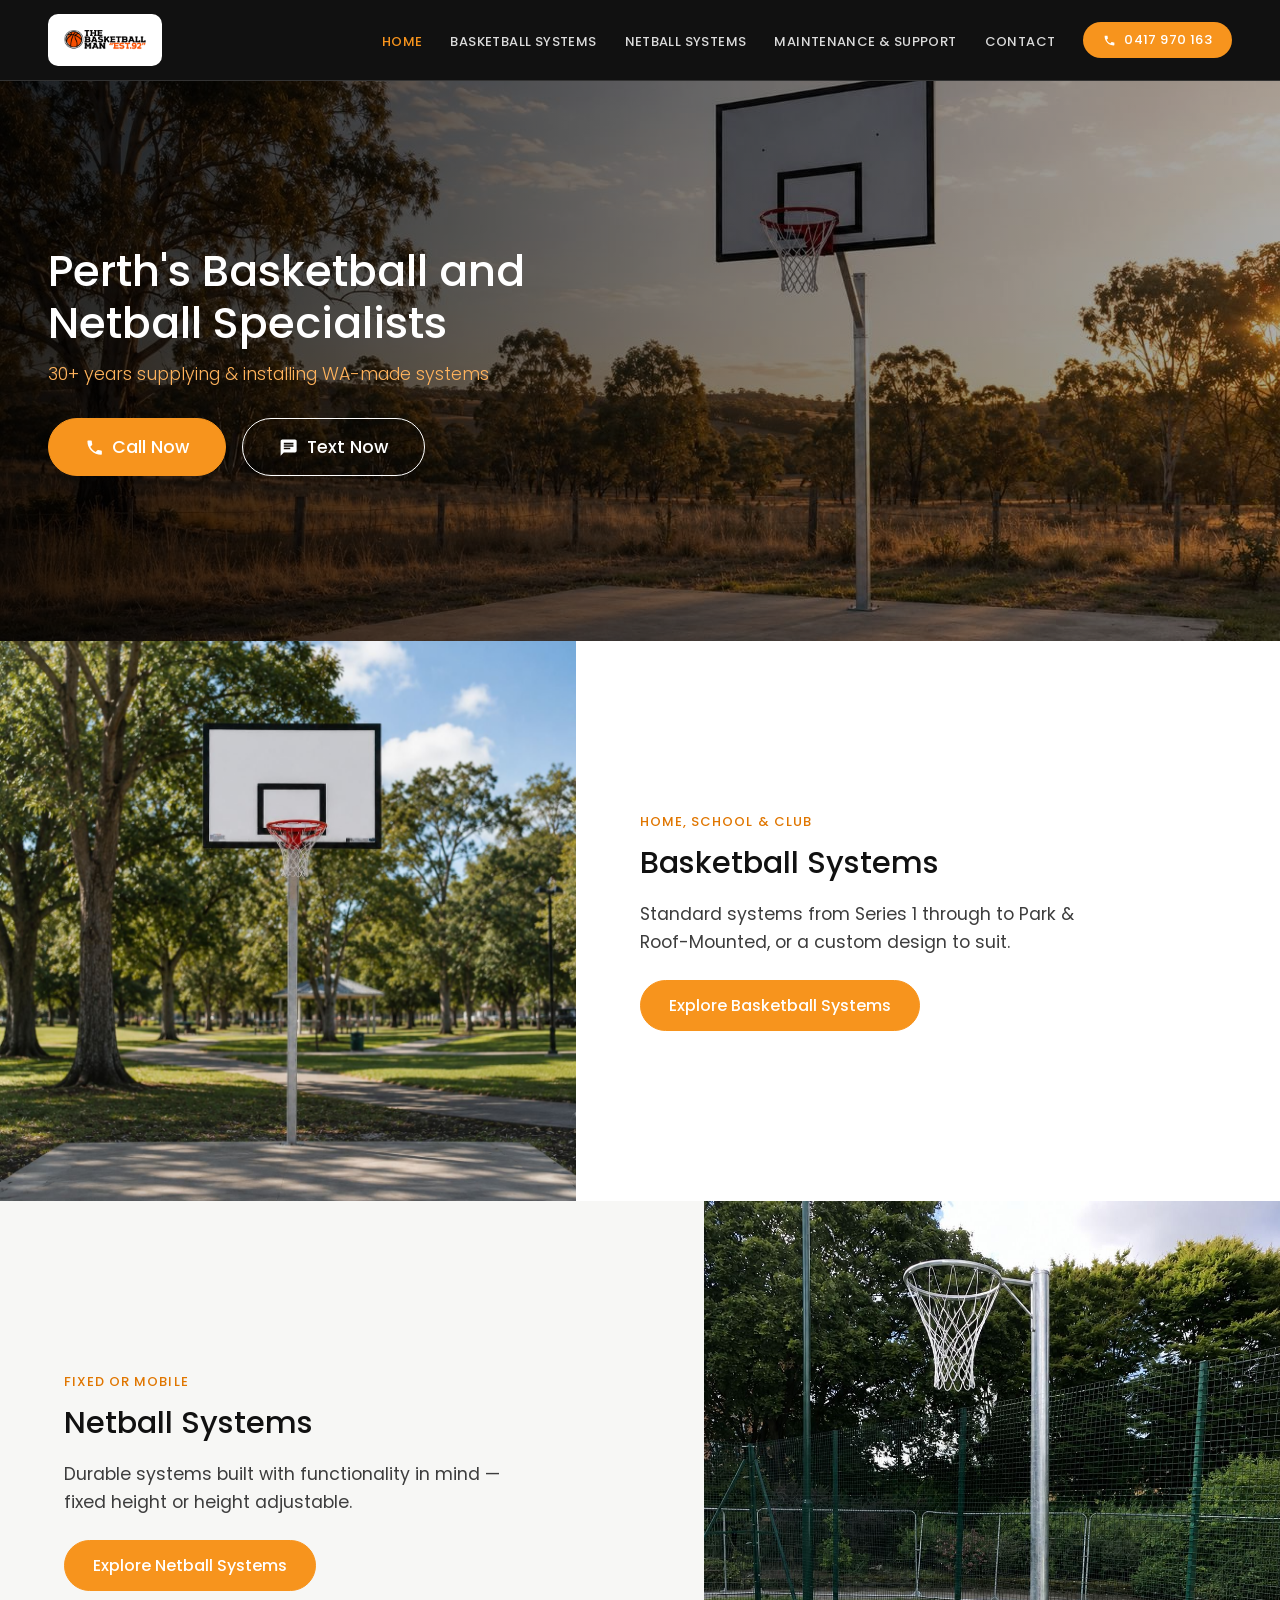
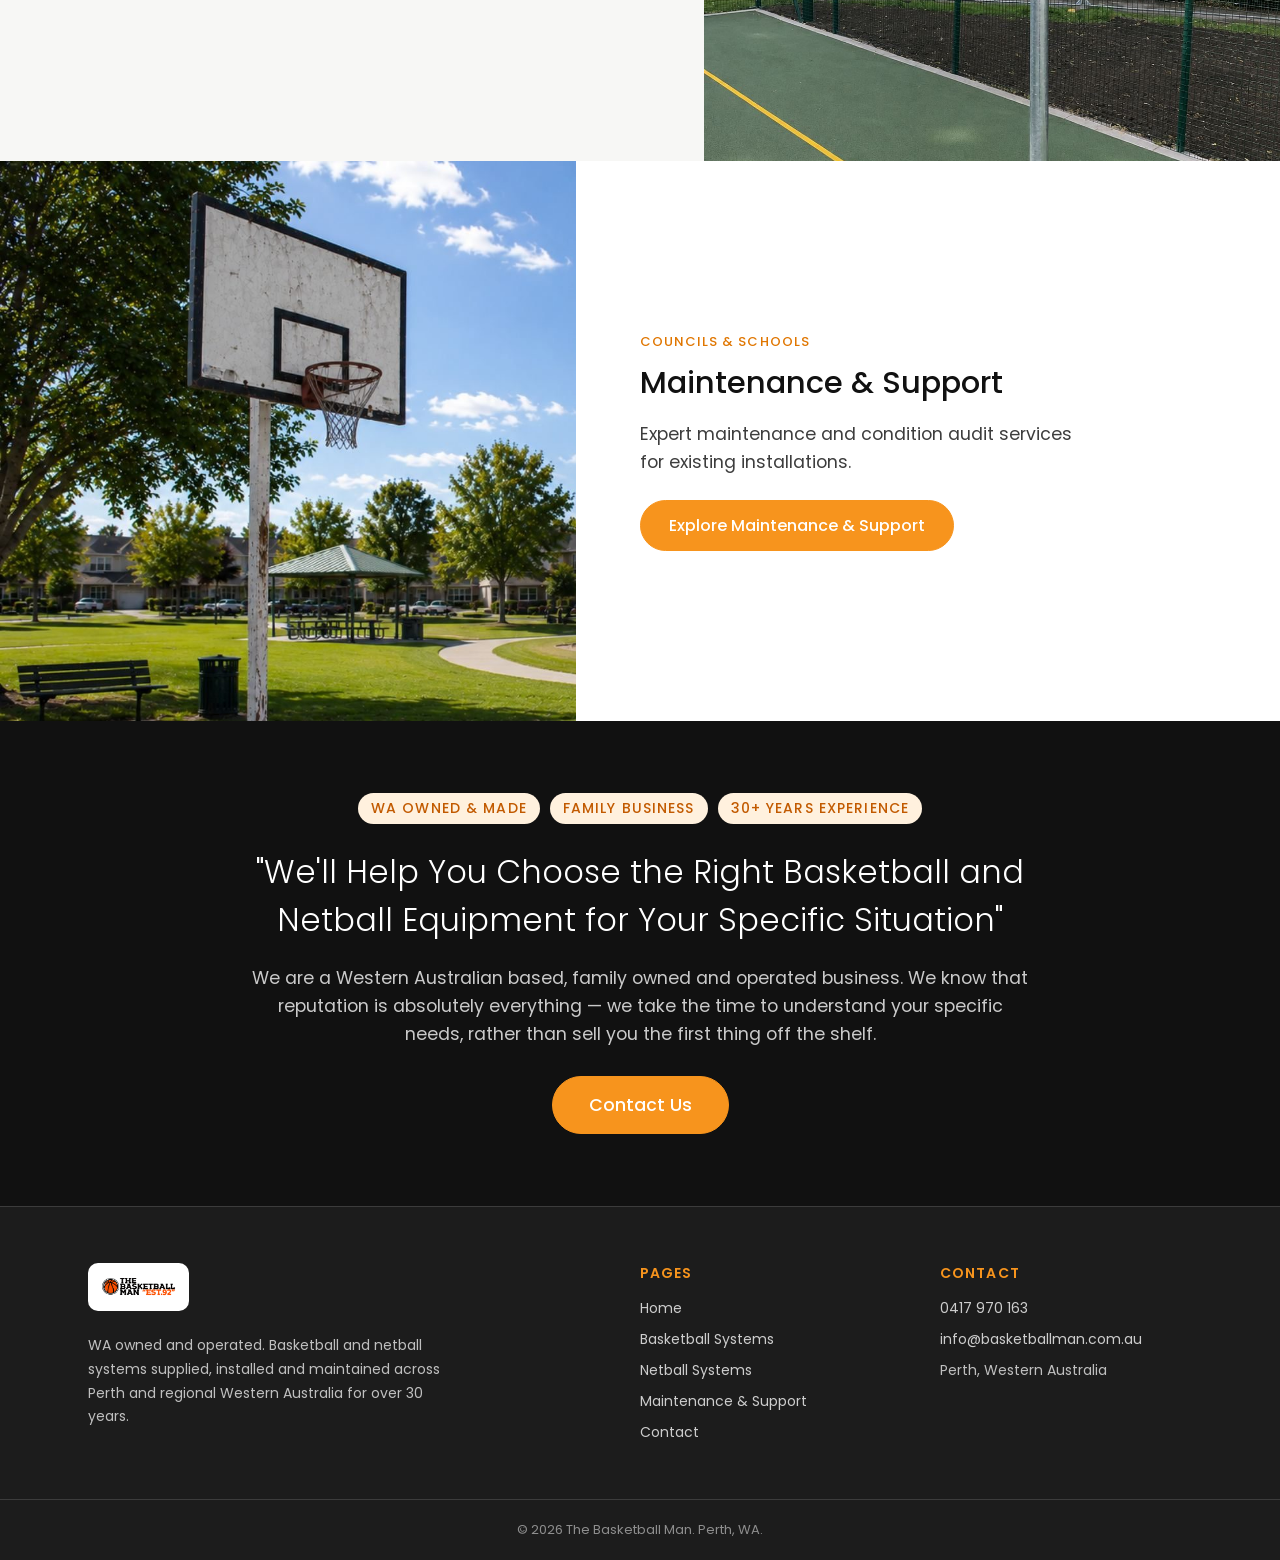
<file: index.html>
<!DOCTYPE html>
<html lang="en-AU">
<head>
<meta charset="utf-8">
<meta name="viewport" content="width=device-width, initial-scale=1">
<title>Basketball & Netball Systems Perth | The Basketball Man</title>
<meta name="description" content="WA-made basketball and netball systems for homes, schools, clubs and councils. Over 30 years supplying, installing and maintaining hoops and courts across Perth.">
<link rel="canonical" href="https://basketballman.com.au/">
<meta property="og:type" content="website">
<meta property="og:site_name" content="The Basketball Man">
<meta property="og:title" content="Basketball & Netball Systems Perth | The Basketball Man">
<meta property="og:description" content="WA-made basketball and netball systems for homes, schools, clubs and councils. Over 30 years supplying, installing and maintaining hoops and courts across Perth.">
<meta property="og:url" content="https://basketballman.com.au/">
<meta property="og:image" content="https://basketballman.com.au/assets/img/hero-backyard-dusk.jpg">
<meta name="twitter:card" content="summary_large_image">
<meta name="theme-color" content="#111111">
<link rel="icon" href="assets/img/favicon.svg" type="image/svg+xml">
<link rel="apple-touch-icon" href="assets/img/logo.png">
<link rel="preconnect" href="https://basketballman.com.au">
<link rel="stylesheet" href="assets/css/site.css">
<script type="application/ld+json">{
 "@context": "https://schema.org",
 "@type": "LocalBusiness",
 "name": "The Basketball Man",
 "url": "https://basketballman.com.au",
 "telephone": "+61417970163",
 "email": "info@basketballman.com.au",
 "areaServed": "Western Australia",
 "address": {
  "@type": "PostalAddress",
  "addressLocality": "Perth",
  "addressRegion": "WA",
  "addressCountry": "AU"
 },
 "image": "https://basketballman.com.au/assets/img/hero-backyard-dusk.jpg",
 "description": "Basketball and netball systems designed, manufactured and installed in Western Australia."
}</script>
</head>
<body>
<a class="skip" href="#main">Skip to content</a>
<header class="site-header">
  <div class="hdr-inner">
    <a class="logo" href="./"><img src="assets/img/logo.png" alt="The Basketball Man" width="180" height="60"></a>
    <button class="nav-toggle" type="button" aria-expanded="false" aria-controls="site-nav" aria-label="Menu">
      <span></span><span></span><span></span>
    </button>
    <nav id="site-nav" class="site-nav" aria-label="Main">
      <ul><li><a href="./" aria-current="page" class="is-active">Home</a></li><li><a href="basketball-systems/">Basketball Systems</a></li><li><a href="netball-systems/">Netball Systems</a></li><li><a href="maintenance-support/">Maintenance & Support</a></li><li><a href="contact/">Contact</a></li></ul>
      <a class="hdr-call" href="tel:+61417970163"><svg class="icn " viewBox="0 0 24 24" width="1em" height="1em" aria-hidden="true" focusable="false"><path d="M6.609375 10.78125Q7.6875 12.890625 9.3984375 14.6015625Q11.109375 16.3125 13.21875 17.390625L15.421875 15.1875Q15.84375 14.765625 16.453125 14.953125Q18.140625 15.515625 20.015625 15.515625Q20.4375 15.515625 20.71875 15.796875Q21.0 16.078125 21.0 16.5V20.015625Q21.0 20.4375 20.71875 20.71875Q20.4375 21.0 20.015625 21.0Q16.640625 21.0 13.5 19.7109375Q10.359375 18.421875 7.96875 16.03125Q5.578125 13.640625 4.2890625 10.5Q3.0 7.359375 3.0 3.984375Q3.0 3.5625 3.28125 3.28125Q3.5625 3.0 3.984375 3.0H7.5Q7.921875 3.0 8.203125 3.28125Q8.484375 3.5625 8.484375 3.984375Q8.484375 5.859375 9.046875 7.546875Q9.234375 8.15625 8.8125 8.578125Z" fill="currentColor"/></svg>0417 970 163</a>
    </nav>
  </div>
</header>
<main id="main">
<link rel="preload" as="image" href="assets/img/hero-backyard-dusk.jpg"/><div class="s889c6c9"><img src="assets/img/hero-backyard-dusk.jpg" alt="" class="scc81a8a" width="1280" height="720" decoding="async"/><div class="sa7130c1"></div><div class="s162c3a0"><h1 class="sb0b4aa5">Perth&#x27;s Basketball and Netball Specialists</h1><p class="s35a72e8">30+ years supplying &amp; installing WA-made systems</p><div class="s2edba4f"><a href="tel:+61417970163" class="s6be61ba"><svg class="icn s89e0e76" viewBox="0 0 24 24" width="1em" height="1em" aria-hidden="true" focusable="false"><path d="M6.609375 10.78125Q7.6875 12.890625 9.3984375 14.6015625Q11.109375 16.3125 13.21875 17.390625L15.421875 15.1875Q15.84375 14.765625 16.453125 14.953125Q18.140625 15.515625 20.015625 15.515625Q20.4375 15.515625 20.71875 15.796875Q21.0 16.078125 21.0 16.5V20.015625Q21.0 20.4375 20.71875 20.71875Q20.4375 21.0 20.015625 21.0Q16.640625 21.0 13.5 19.7109375Q10.359375 18.421875 7.96875 16.03125Q5.578125 13.640625 4.2890625 10.5Q3.0 7.359375 3.0 3.984375Q3.0 3.5625 3.28125 3.28125Q3.5625 3.0 3.984375 3.0H7.5Q7.921875 3.0 8.203125 3.28125Q8.484375 3.5625 8.484375 3.984375Q8.484375 5.859375 9.046875 7.546875Q9.234375 8.15625 8.8125 8.578125Z" fill="currentColor"/></svg>Call Now</a><a href="sms:+61417970163" class="se9871e9"><svg class="icn s89e0e76" viewBox="0 0 24 24" width="1em" height="1em" aria-hidden="true" focusable="false"><path d="M20.015625 2.015625H3.984375Q3.1875 2.015625 2.6015625 2.6015625Q2.015625 3.1875 2.015625 3.984375V21.984375L6.0 18.0H20.015625Q20.8125 18.0 21.3984375 17.4140625Q21.984375 16.828125 21.984375 15.984375V3.984375Q21.984375 3.1875 21.3984375 2.6015625Q20.8125 2.015625 20.015625 2.015625ZM6.0 9.0H18.0V11.015625H6.0ZM14.015625 14.015625H6.0V12.0H14.015625ZM18.0 8.015625H6.0V6.0H18.0Z" fill="currentColor"/></svg>Text Now</a></div></div></div><div><div class="s1534e4f"><div class="s70efd6b"></div><div class="s3c72b4a"><div class="sc224479">Home, School &amp; Club</div><h2 class="sf139fa4">Basketball Systems</h2><p class="sbdba1a8">Standard systems from Series 1 through to Park &amp; Roof-Mounted, or a custom design to suit.</p><div><a href="basketball-systems/" class="sfcc3879">Explore Basketball Systems</a></div></div></div><div class="sa1f78fe"><div class="s6b6cf58"></div><div class="s3c72b4a"><div class="sc224479">Fixed or Mobile</div><h2 class="sf139fa4">Netball Systems</h2><p class="sbdba1a8">Durable systems built with functionality in mind — fixed height or height adjustable.</p><div><a href="netball-systems/" class="sfcc3879">Explore Netball Systems</a></div></div></div><div class="s1534e4f"><div class="s4704c96"></div><div class="s3c72b4a"><div class="sc224479">Councils &amp; Schools</div><h2 class="sf139fa4">Maintenance &amp; Support</h2><p class="sbdba1a8">Expert maintenance and condition audit services for existing installations.</p><div><a href="maintenance-support/" class="sfcc3879">Explore Maintenance &amp; Support</a></div></div></div></div><div class="sa5aa003"><div class="sd58e521"><div class="sde06421"><span class="s499520e">WA Owned &amp; Made</span><span class="s499520e">Family Business</span><span class="s499520e">30+ Years Experience</span></div><h2 class="s33fb8c3">&quot;We&#x27;ll Help You Choose the Right Basketball and Netball Equipment for Your Specific Situation&quot;</h2><p class="s3b58ede">We are a Western Australian based, family owned and operated business. We know that reputation is absolutely everything — we take the time to understand your specific needs, rather than sell you the first thing off the shelf.</p><a href="contact/" class="s6be61ba">Contact Us</a></div></div>
</main>
<footer class="site-footer">
  <div class="ft-inner">
    <div class="ft-brand">
      <img src="assets/img/logo.png" alt="The Basketball Man" width="160" height="53">
      <p>WA owned and operated. Basketball and netball systems supplied, installed and maintained across Perth and regional Western Australia for over 30 years.</p>
    </div>
    <div class="ft-col">
      <h2>Pages</h2>
      <ul><li><a href="./">Home</a></li><li><a href="basketball-systems/">Basketball Systems</a></li><li><a href="netball-systems/">Netball Systems</a></li><li><a href="maintenance-support/">Maintenance & Support</a></li><li><a href="contact/">Contact</a></li></ul>
    </div>
    <div class="ft-col">
      <h2>Contact</h2>
      <ul>
        <li><a href="tel:+61417970163">0417 970 163</a></li>
        <li><a href="mailto:info@basketballman.com.au">info@basketballman.com.au</a></li>
        <li>Perth, Western Australia</li>
      </ul>
    </div>
  </div>
  <div class="ft-base">&copy; 2026 The Basketball Man. Perth, WA.</div>
</footer>
<script src="assets/js/site.js" defer></script>
</body>
</html>
</file>
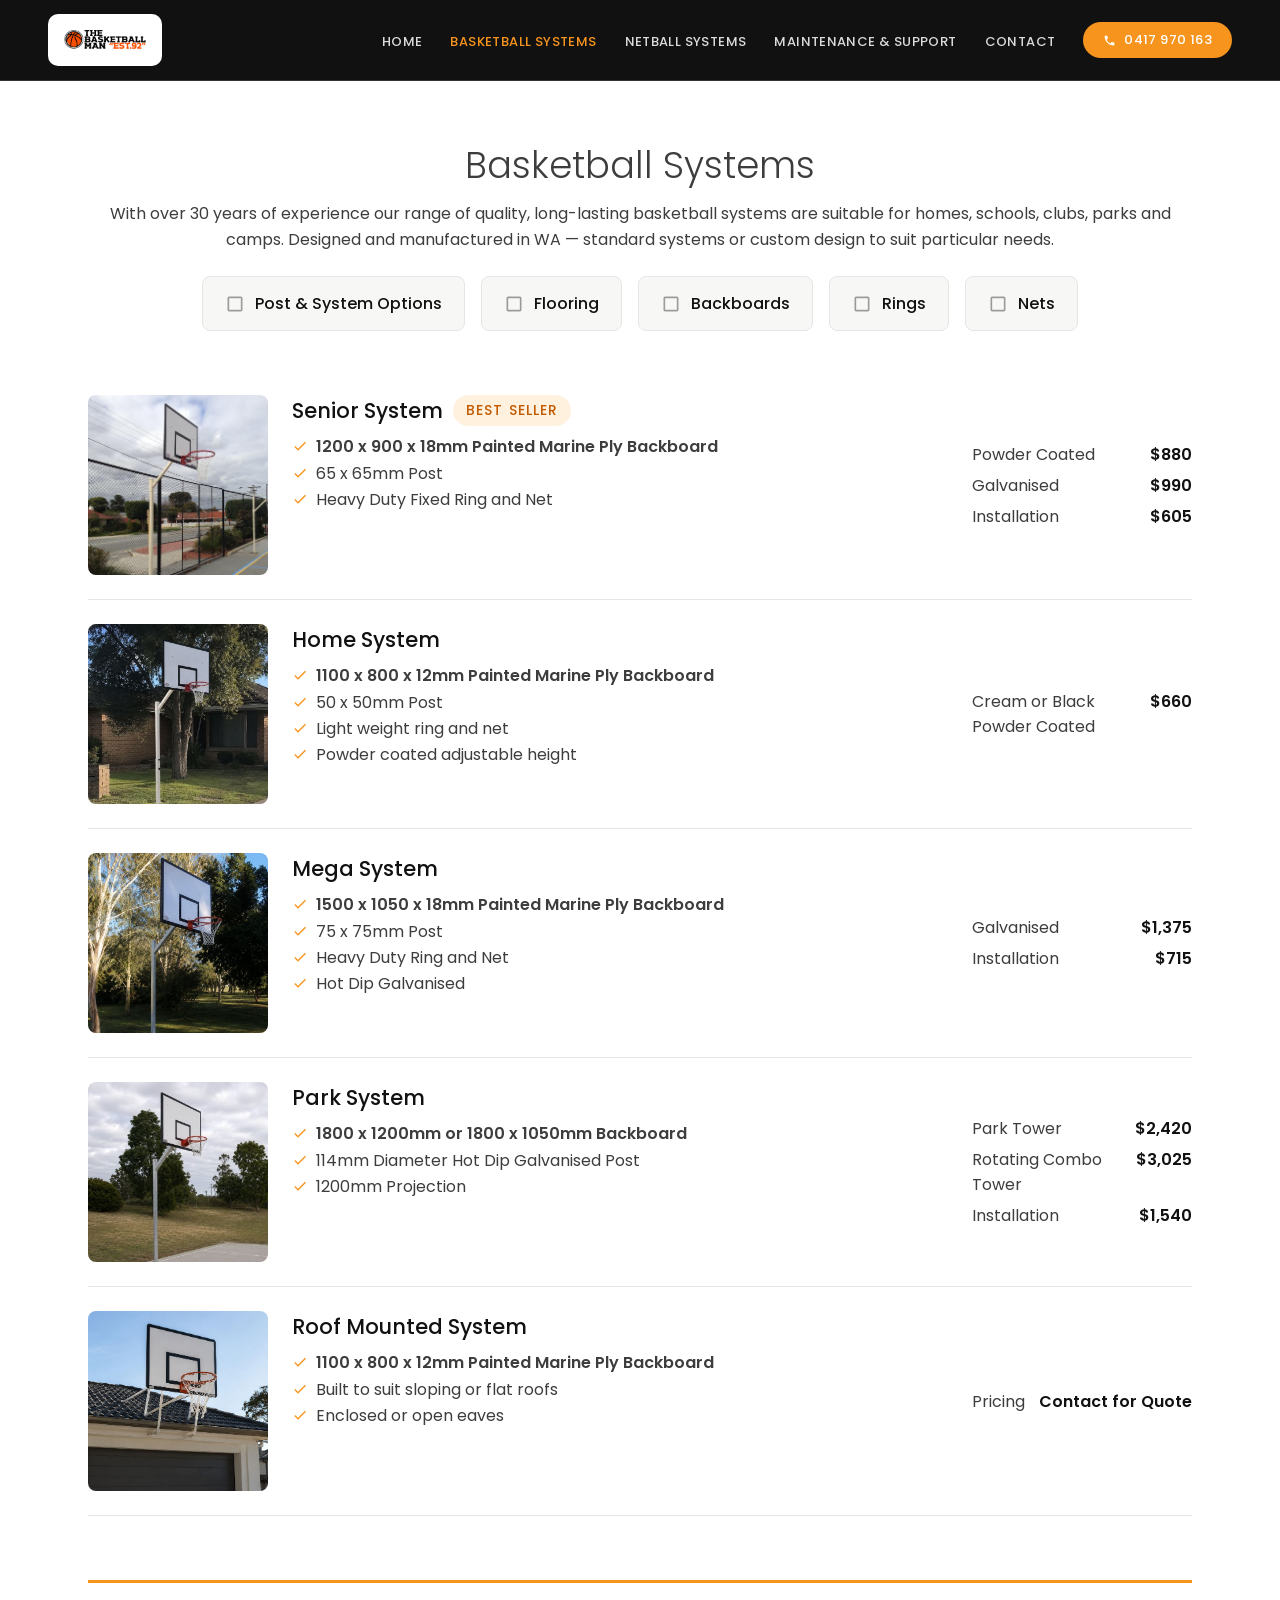
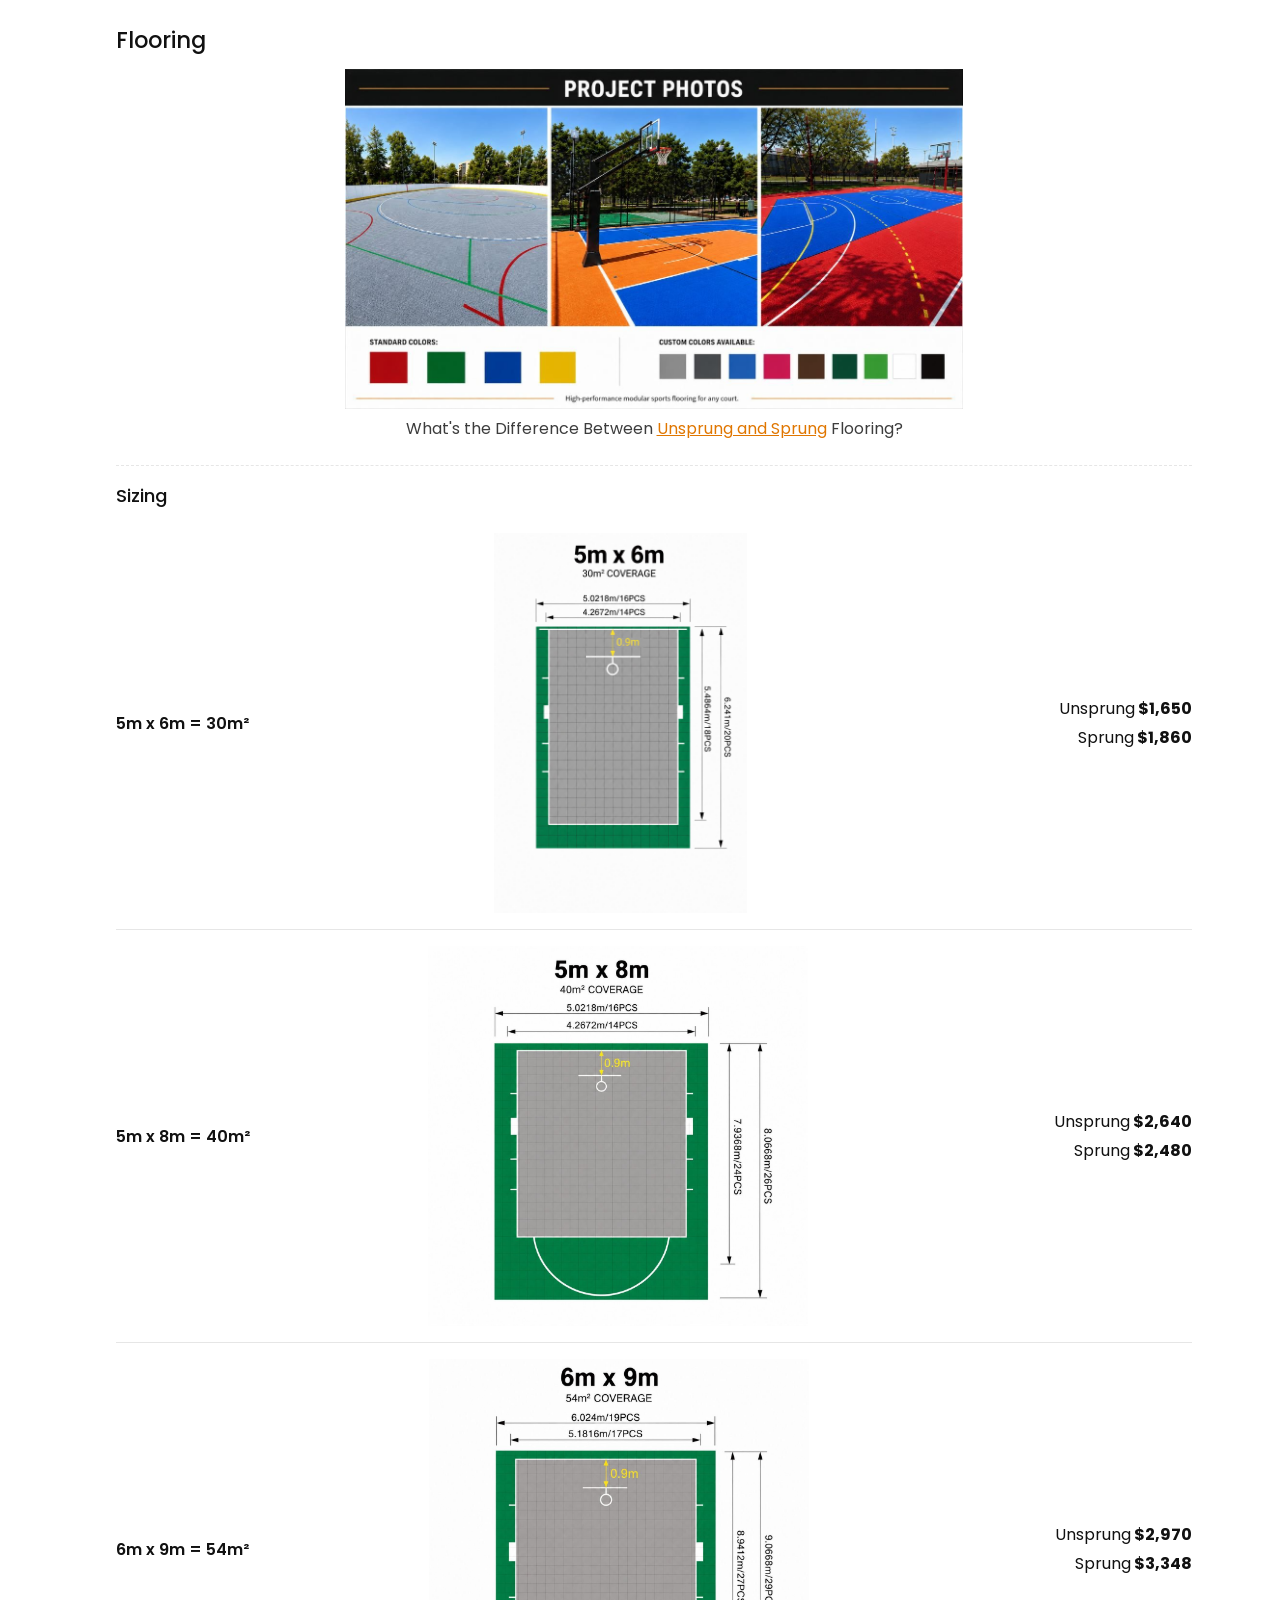
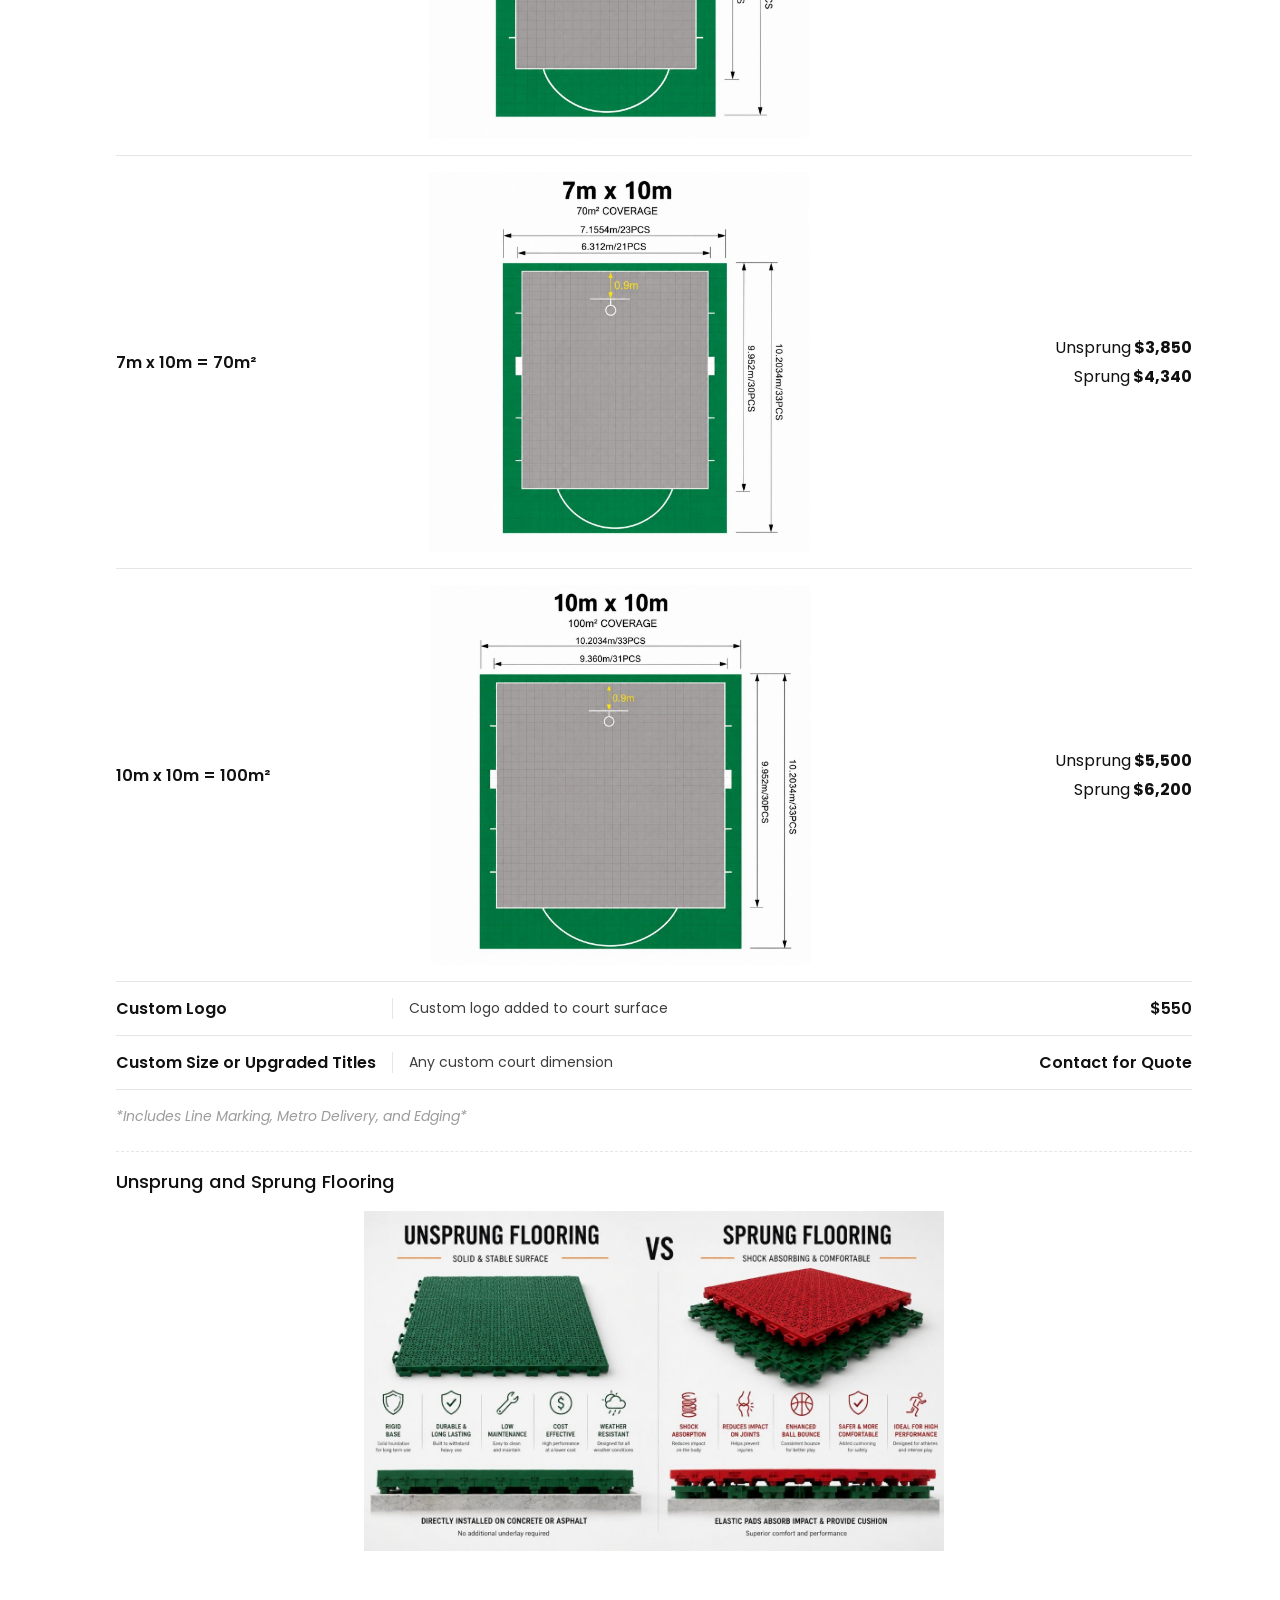
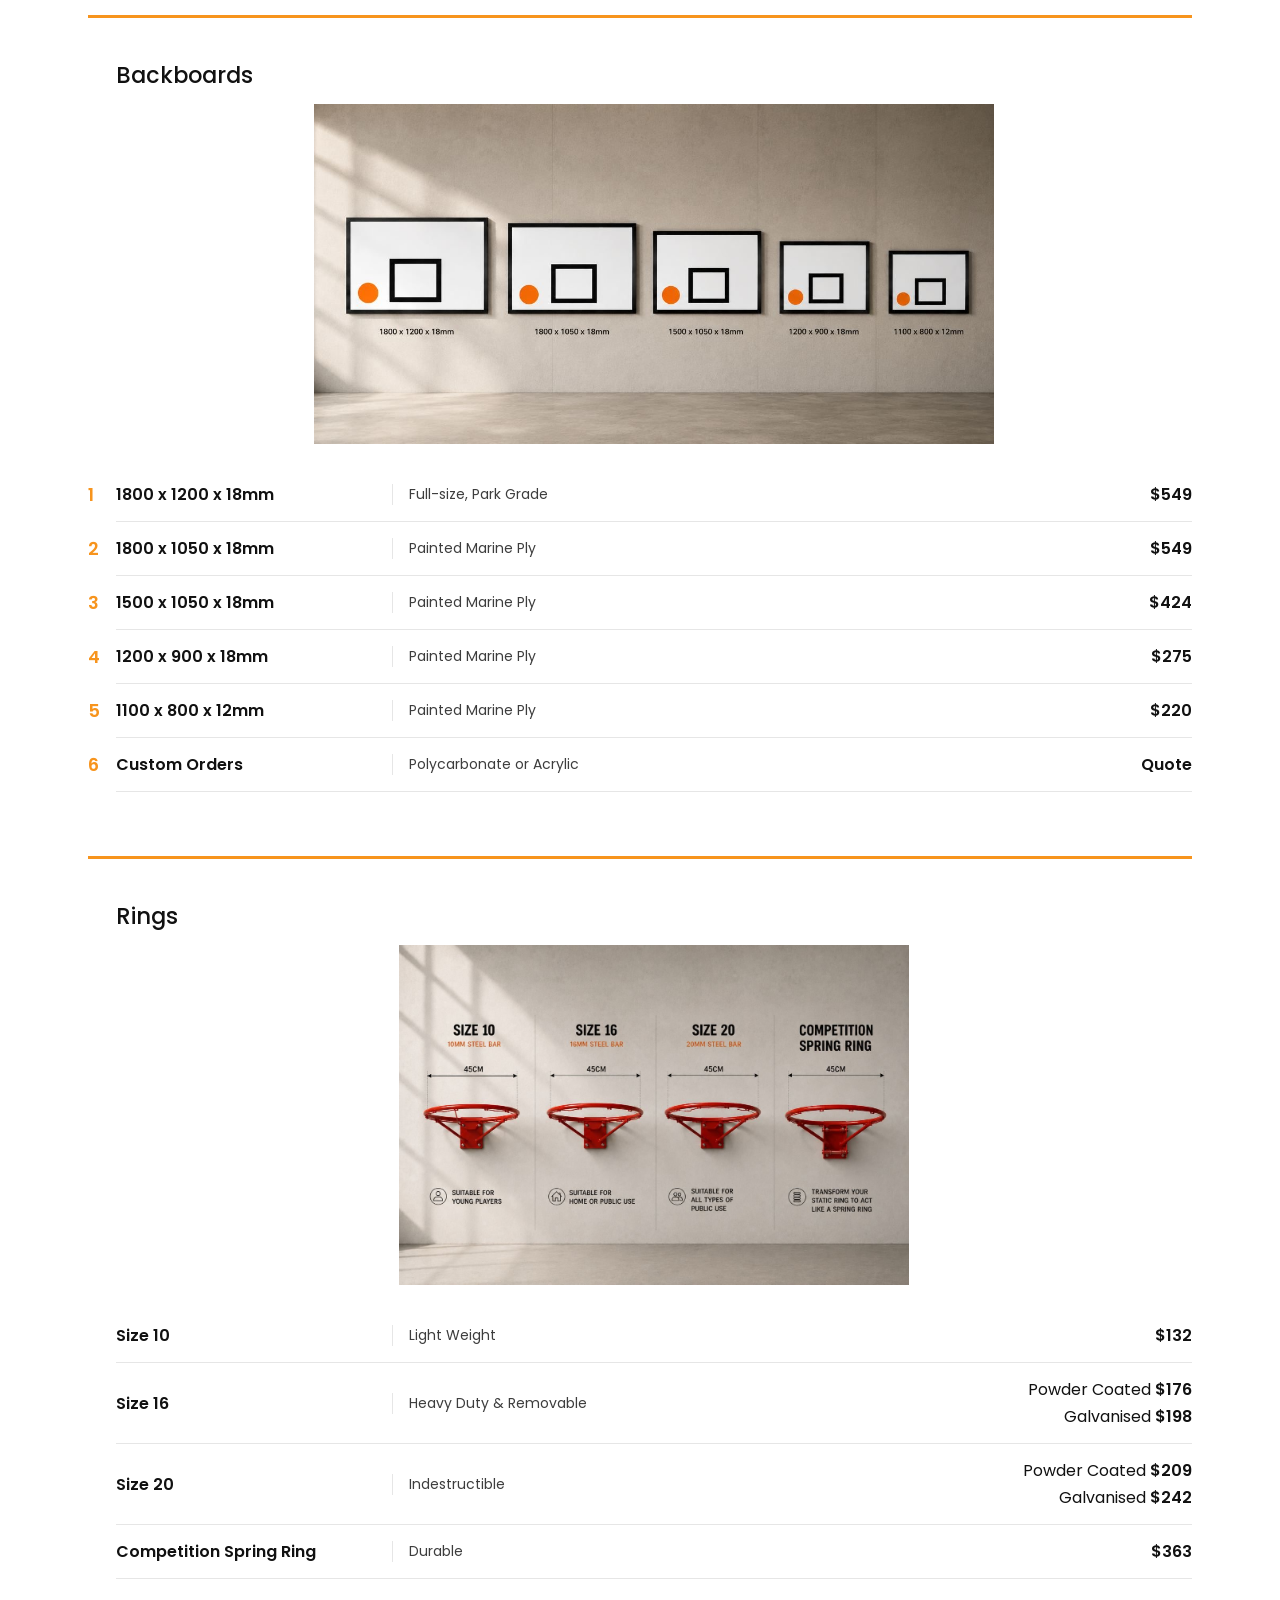
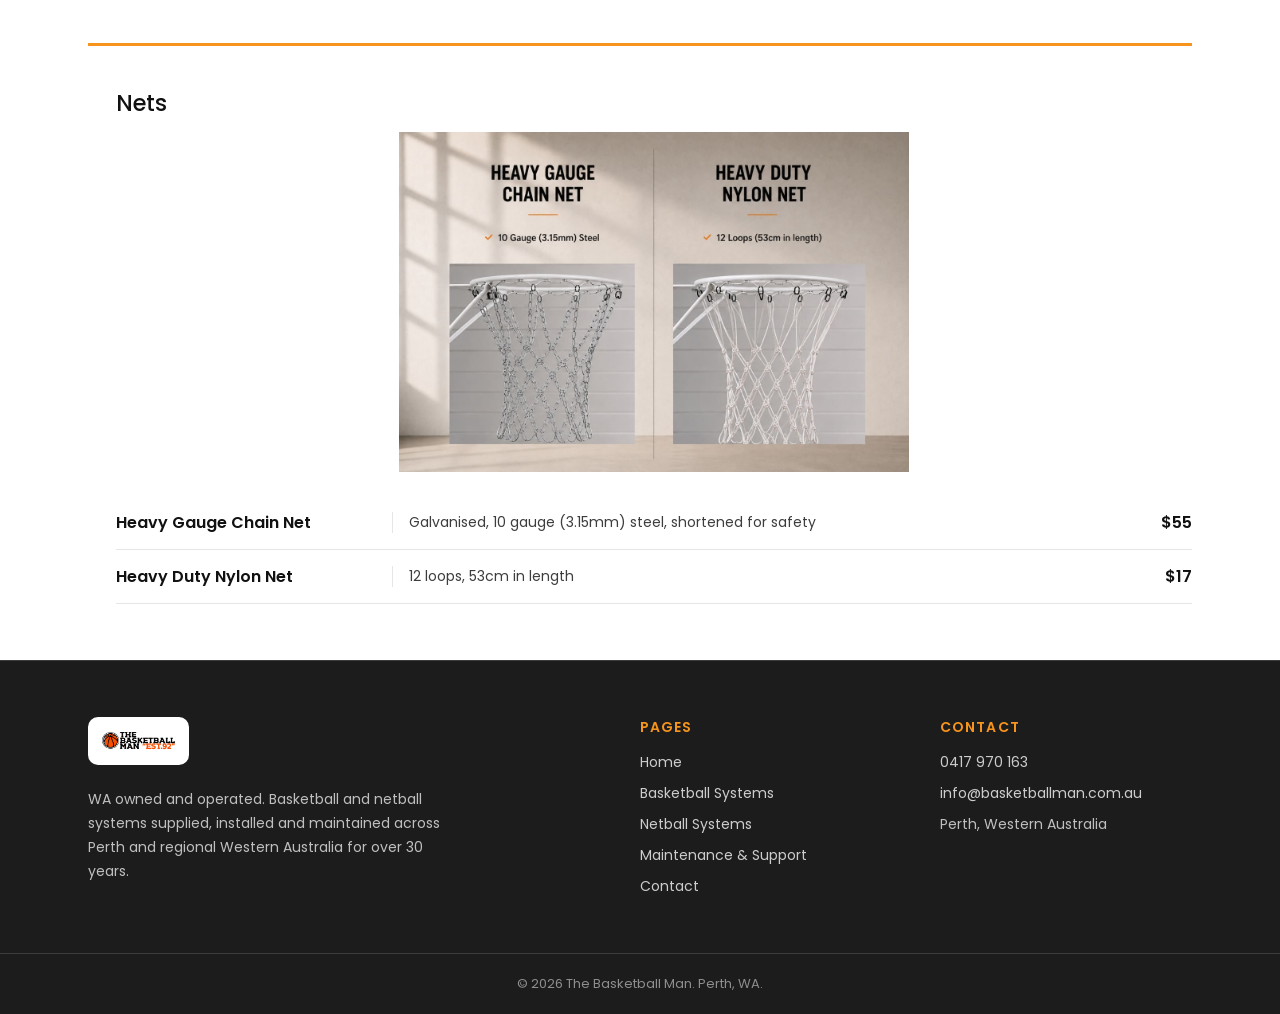
<file: basketball-systems/index.html>
<!DOCTYPE html>
<html lang="en-AU">
<head>
<meta charset="utf-8">
<meta name="viewport" content="width=device-width, initial-scale=1">
<title>Basketball Systems, Backboards, Rings & Courts | The Basketball Man</title>
<meta name="description" content="Basketball systems, backboards, rings, nets and court flooring made in WA. Senior, Home, Mega, Park and roof-mounted systems with pricing and installation.">
<link rel="canonical" href="https://basketballman.com.au/basketball-systems/">
<meta property="og:type" content="website">
<meta property="og:site_name" content="The Basketball Man">
<meta property="og:title" content="Basketball Systems, Backboards, Rings & Courts | The Basketball Man">
<meta property="og:description" content="Basketball systems, backboards, rings, nets and court flooring made in WA. Senior, Home, Mega, Park and roof-mounted systems with pricing and installation.">
<meta property="og:url" content="https://basketballman.com.au/basketball-systems/">
<meta property="og:image" content="https://basketballman.com.au/assets/img/hero-backyard-dusk.jpg">
<meta name="twitter:card" content="summary_large_image">
<meta name="theme-color" content="#111111">
<link rel="icon" href="../assets/img/favicon.svg" type="image/svg+xml">
<link rel="apple-touch-icon" href="../assets/img/logo.png">
<link rel="preconnect" href="https://basketballman.com.au">
<link rel="stylesheet" href="../assets/css/site.css">
<script type="application/ld+json">{
 "@context": "https://schema.org",
 "@type": "LocalBusiness",
 "name": "The Basketball Man",
 "url": "https://basketballman.com.au",
 "telephone": "+61417970163",
 "email": "info@basketballman.com.au",
 "areaServed": "Western Australia",
 "address": {
  "@type": "PostalAddress",
  "addressLocality": "Perth",
  "addressRegion": "WA",
  "addressCountry": "AU"
 },
 "image": "https://basketballman.com.au/assets/img/hero-backyard-dusk.jpg",
 "description": "Basketball and netball systems designed, manufactured and installed in Western Australia."
}</script>
</head>
<body>
<a class="skip" href="#main">Skip to content</a>
<header class="site-header">
  <div class="hdr-inner">
    <a class="logo" href="../"><img src="../assets/img/logo.png" alt="The Basketball Man" width="180" height="60"></a>
    <button class="nav-toggle" type="button" aria-expanded="false" aria-controls="site-nav" aria-label="Menu">
      <span></span><span></span><span></span>
    </button>
    <nav id="site-nav" class="site-nav" aria-label="Main">
      <ul><li><a href="../">Home</a></li><li><a href="../basketball-systems/" aria-current="page" class="is-active">Basketball Systems</a></li><li><a href="../netball-systems/">Netball Systems</a></li><li><a href="../maintenance-support/">Maintenance & Support</a></li><li><a href="../contact/">Contact</a></li></ul>
      <a class="hdr-call" href="tel:+61417970163"><svg class="icn " viewBox="0 0 24 24" width="1em" height="1em" aria-hidden="true" focusable="false"><path d="M6.609375 10.78125Q7.6875 12.890625 9.3984375 14.6015625Q11.109375 16.3125 13.21875 17.390625L15.421875 15.1875Q15.84375 14.765625 16.453125 14.953125Q18.140625 15.515625 20.015625 15.515625Q20.4375 15.515625 20.71875 15.796875Q21.0 16.078125 21.0 16.5V20.015625Q21.0 20.4375 20.71875 20.71875Q20.4375 21.0 20.015625 21.0Q16.640625 21.0 13.5 19.7109375Q10.359375 18.421875 7.96875 16.03125Q5.578125 13.640625 4.2890625 10.5Q3.0 7.359375 3.0 3.984375Q3.0 3.5625 3.28125 3.28125Q3.5625 3.0 3.984375 3.0H7.5Q7.921875 3.0 8.203125 3.28125Q8.484375 3.5625 8.484375 3.984375Q8.484375 5.859375 9.046875 7.546875Q9.234375 8.15625 8.8125 8.578125Z" fill="currentColor"/></svg>0417 970 163</a>
    </nav>
  </div>
</header>
<main id="main">
<link rel="preload" as="image" href="../assets/img/basketball-senior-system.jpg"/><link rel="preload" as="image" href="../assets/img/home-system.jpg"/><link rel="preload" as="image" href="../assets/img/basketball-mega-system.jpg"/><link rel="preload" as="image" href="../assets/img/basketball-park-system.jpg"/><link rel="preload" as="image" href="../assets/img/roof-mount-system.jpg"/><link rel="preload" as="image" href="../assets/img/flooring-es370.jpg"/><link rel="preload" as="image" href="../assets/img/court-5x6.jpg"/><link rel="preload" as="image" href="../assets/img/court-5x8.jpg"/><link rel="preload" as="image" href="../assets/img/court-6x9.jpg"/><link rel="preload" as="image" href="../assets/img/court-7x10.jpg"/><link rel="preload" as="image" href="../assets/img/court-10x10.jpg"/><link rel="preload" as="image" href="../assets/img/unsprung-vs-sprung.jpg"/><link rel="preload" as="image" href="../assets/img/backboard-size-comparison.jpg"/><link rel="preload" as="image" href="../assets/img/ring-size-comparison.jpg"/><link rel="preload" as="image" href="../assets/img/net-comparison.jpg"/><div class="sf7e0b16"><h1 class="scca3ec1">Basketball Systems</h1><p class="s0ee42c9">With over 30 years of experience our range of quality, long-lasting basketball systems are suitable for homes, schools, clubs, parks and camps. Designed and manufactured in WA — standard systems or custom design to suit particular needs.</p><div class="sfe347fe"><a href="#systems" class="s4554a2e"><svg class="icn sb6c87d1" viewBox="0 0 24 24" width="1em" height="1em" aria-hidden="true" focusable="false"><path d="M18.984375 3.0H5.015625Q4.171875 3.0 3.5859375 3.5859375Q3.0 4.171875 3.0 5.015625V18.984375Q3.0 19.828125 3.5859375 20.4140625Q4.171875 21.0 5.015625 21.0H18.984375Q19.828125 21.0 20.4140625 20.4140625Q21.0 19.828125 21.0 18.984375V5.015625Q21.0 4.171875 20.4140625 3.5859375Q19.828125 3.0 18.984375 3.0ZM18.984375 5.015625V18.984375H5.015625V5.015625Z" fill="currentColor"/></svg>Post &amp; System Options</a><a href="#flooring-section" class="s4554a2e"><svg class="icn sb6c87d1" viewBox="0 0 24 24" width="1em" height="1em" aria-hidden="true" focusable="false"><path d="M18.984375 3.0H5.015625Q4.171875 3.0 3.5859375 3.5859375Q3.0 4.171875 3.0 5.015625V18.984375Q3.0 19.828125 3.5859375 20.4140625Q4.171875 21.0 5.015625 21.0H18.984375Q19.828125 21.0 20.4140625 20.4140625Q21.0 19.828125 21.0 18.984375V5.015625Q21.0 4.171875 20.4140625 3.5859375Q19.828125 3.0 18.984375 3.0ZM18.984375 5.015625V18.984375H5.015625V5.015625Z" fill="currentColor"/></svg>Flooring</a><a href="#backboards-section" class="s4554a2e"><svg class="icn sb6c87d1" viewBox="0 0 24 24" width="1em" height="1em" aria-hidden="true" focusable="false"><path d="M18.984375 3.0H5.015625Q4.171875 3.0 3.5859375 3.5859375Q3.0 4.171875 3.0 5.015625V18.984375Q3.0 19.828125 3.5859375 20.4140625Q4.171875 21.0 5.015625 21.0H18.984375Q19.828125 21.0 20.4140625 20.4140625Q21.0 19.828125 21.0 18.984375V5.015625Q21.0 4.171875 20.4140625 3.5859375Q19.828125 3.0 18.984375 3.0ZM18.984375 5.015625V18.984375H5.015625V5.015625Z" fill="currentColor"/></svg>Backboards</a><a href="#rings-section" class="s4554a2e"><svg class="icn sb6c87d1" viewBox="0 0 24 24" width="1em" height="1em" aria-hidden="true" focusable="false"><path d="M18.984375 3.0H5.015625Q4.171875 3.0 3.5859375 3.5859375Q3.0 4.171875 3.0 5.015625V18.984375Q3.0 19.828125 3.5859375 20.4140625Q4.171875 21.0 5.015625 21.0H18.984375Q19.828125 21.0 20.4140625 20.4140625Q21.0 19.828125 21.0 18.984375V5.015625Q21.0 4.171875 20.4140625 3.5859375Q19.828125 3.0 18.984375 3.0ZM18.984375 5.015625V18.984375H5.015625V5.015625Z" fill="currentColor"/></svg>Rings</a><a href="#nets-section" class="s4554a2e"><svg class="icn sb6c87d1" viewBox="0 0 24 24" width="1em" height="1em" aria-hidden="true" focusable="false"><path d="M18.984375 3.0H5.015625Q4.171875 3.0 3.5859375 3.5859375Q3.0 4.171875 3.0 5.015625V18.984375Q3.0 19.828125 3.5859375 20.4140625Q4.171875 21.0 5.015625 21.0H18.984375Q19.828125 21.0 20.4140625 20.4140625Q21.0 19.828125 21.0 18.984375V5.015625Q21.0 4.171875 20.4140625 3.5859375Q19.828125 3.0 18.984375 3.0ZM18.984375 5.015625V18.984375H5.015625V5.015625Z" fill="currentColor"/></svg>Nets</a></div><div id="systems" class="s6b4bbac"><div class="s7b897f7"><div class="s1cbcf65"><img src="../assets/img/basketball-senior-system.jpg" alt="Senior System" class="sdc99f1d" width="735" height="735" decoding="async"/></div><div class="s4ba9bce"><div class="sc367548"><h3 class="sb86f362">Senior System</h3><span class="s499520e">Best Seller</span></div><ul class="sf589366"><li class="sa381aa3"><svg class="icn sa7f5125" viewBox="0 0 24 24" width="1em" height="1em" aria-hidden="true" focusable="false"><path d="M21.0 6.984375 9.0 18.984375 3.515625 13.5 4.921875 12.09375 9.0 16.171875 19.59375 5.578125Z" fill="currentColor"/></svg>1200 x 900 x 18mm Painted Marine Ply Backboard</li><li class="se04bb4f"><svg class="icn sa7f5125" viewBox="0 0 24 24" width="1em" height="1em" aria-hidden="true" focusable="false"><path d="M21.0 6.984375 9.0 18.984375 3.515625 13.5 4.921875 12.09375 9.0 16.171875 19.59375 5.578125Z" fill="currentColor"/></svg>65 x 65mm Post</li><li class="se04bb4f"><svg class="icn sa7f5125" viewBox="0 0 24 24" width="1em" height="1em" aria-hidden="true" focusable="false"><path d="M21.0 6.984375 9.0 18.984375 3.515625 13.5 4.921875 12.09375 9.0 16.171875 19.59375 5.578125Z" fill="currentColor"/></svg>Heavy Duty Fixed Ring and Net</li></ul></div><div class="s73ba634"><div class="s3f732ce"><span class="sc50a469">Powder Coated</span><span class="s5d4658c">$880</span></div><div class="s3f732ce"><span class="sc50a469">Galvanised</span><span class="s5d4658c">$990</span></div><div class="s3f732ce"><span class="sc50a469">Installation</span><span class="s5d4658c">$605</span></div></div></div><div class="s7b897f7"><div class="s1cbcf65"><img src="../assets/img/home-system.jpg" alt="Home System" class="sf68a4de" width="632" height="700" loading="lazy" decoding="async"/></div><div class="s4ba9bce"><div class="sc367548"><h3 class="sb86f362">Home System</h3></div><ul class="sf589366"><li class="sa381aa3"><svg class="icn sa7f5125" viewBox="0 0 24 24" width="1em" height="1em" aria-hidden="true" focusable="false"><path d="M21.0 6.984375 9.0 18.984375 3.515625 13.5 4.921875 12.09375 9.0 16.171875 19.59375 5.578125Z" fill="currentColor"/></svg>1100 x 800 x 12mm Painted Marine Ply Backboard</li><li class="se04bb4f"><svg class="icn sa7f5125" viewBox="0 0 24 24" width="1em" height="1em" aria-hidden="true" focusable="false"><path d="M21.0 6.984375 9.0 18.984375 3.515625 13.5 4.921875 12.09375 9.0 16.171875 19.59375 5.578125Z" fill="currentColor"/></svg>50 x 50mm Post</li><li class="se04bb4f"><svg class="icn sa7f5125" viewBox="0 0 24 24" width="1em" height="1em" aria-hidden="true" focusable="false"><path d="M21.0 6.984375 9.0 18.984375 3.515625 13.5 4.921875 12.09375 9.0 16.171875 19.59375 5.578125Z" fill="currentColor"/></svg>Light weight ring and net</li><li class="se04bb4f"><svg class="icn sa7f5125" viewBox="0 0 24 24" width="1em" height="1em" aria-hidden="true" focusable="false"><path d="M21.0 6.984375 9.0 18.984375 3.515625 13.5 4.921875 12.09375 9.0 16.171875 19.59375 5.578125Z" fill="currentColor"/></svg>Powder coated adjustable height</li></ul></div><div class="s73ba634"><div class="s3f732ce"><span class="sc50a469">Cream or Black Powder Coated</span><span class="s5d4658c">$660</span></div></div></div><div class="s7b897f7"><div class="s1cbcf65"><img src="../assets/img/basketball-mega-system.jpg" alt="Mega System" class="sd166a2a" width="624" height="806" loading="lazy" decoding="async"/></div><div class="s4ba9bce"><div class="sc367548"><h3 class="sb86f362">Mega System</h3></div><ul class="sf589366"><li class="sa381aa3"><svg class="icn sa7f5125" viewBox="0 0 24 24" width="1em" height="1em" aria-hidden="true" focusable="false"><path d="M21.0 6.984375 9.0 18.984375 3.515625 13.5 4.921875 12.09375 9.0 16.171875 19.59375 5.578125Z" fill="currentColor"/></svg>1500 x 1050 x 18mm Painted Marine Ply Backboard</li><li class="se04bb4f"><svg class="icn sa7f5125" viewBox="0 0 24 24" width="1em" height="1em" aria-hidden="true" focusable="false"><path d="M21.0 6.984375 9.0 18.984375 3.515625 13.5 4.921875 12.09375 9.0 16.171875 19.59375 5.578125Z" fill="currentColor"/></svg>75 x 75mm Post</li><li class="se04bb4f"><svg class="icn sa7f5125" viewBox="0 0 24 24" width="1em" height="1em" aria-hidden="true" focusable="false"><path d="M21.0 6.984375 9.0 18.984375 3.515625 13.5 4.921875 12.09375 9.0 16.171875 19.59375 5.578125Z" fill="currentColor"/></svg>Heavy Duty Ring and Net</li><li class="se04bb4f"><svg class="icn sa7f5125" viewBox="0 0 24 24" width="1em" height="1em" aria-hidden="true" focusable="false"><path d="M21.0 6.984375 9.0 18.984375 3.515625 13.5 4.921875 12.09375 9.0 16.171875 19.59375 5.578125Z" fill="currentColor"/></svg>Hot Dip Galvanised</li></ul></div><div class="s73ba634"><div class="s3f732ce"><span class="sc50a469">Galvanised</span><span class="s5d4658c">$1,375</span></div><div class="s3f732ce"><span class="sc50a469">Installation</span><span class="s5d4658c">$715</span></div></div></div><div class="s7b897f7"><div class="s1cbcf65"><img src="../assets/img/basketball-park-system.jpg" alt="Park System" class="sdc99f1d" width="618" height="696" loading="lazy" decoding="async"/></div><div class="s4ba9bce"><div class="sc367548"><h3 class="sb86f362">Park System</h3></div><ul class="sf589366"><li class="sa381aa3"><svg class="icn sa7f5125" viewBox="0 0 24 24" width="1em" height="1em" aria-hidden="true" focusable="false"><path d="M21.0 6.984375 9.0 18.984375 3.515625 13.5 4.921875 12.09375 9.0 16.171875 19.59375 5.578125Z" fill="currentColor"/></svg>1800 x 1200mm or 1800 x 1050mm Backboard</li><li class="se04bb4f"><svg class="icn sa7f5125" viewBox="0 0 24 24" width="1em" height="1em" aria-hidden="true" focusable="false"><path d="M21.0 6.984375 9.0 18.984375 3.515625 13.5 4.921875 12.09375 9.0 16.171875 19.59375 5.578125Z" fill="currentColor"/></svg>114mm Diameter Hot Dip Galvanised Post</li><li class="se04bb4f"><svg class="icn sa7f5125" viewBox="0 0 24 24" width="1em" height="1em" aria-hidden="true" focusable="false"><path d="M21.0 6.984375 9.0 18.984375 3.515625 13.5 4.921875 12.09375 9.0 16.171875 19.59375 5.578125Z" fill="currentColor"/></svg>1200mm Projection</li></ul></div><div class="s73ba634"><div class="s3f732ce"><span class="sc50a469">Park Tower</span><span class="s5d4658c">$2,420</span></div><div class="s3f732ce"><span class="sc50a469">Rotating Combo Tower</span><span class="s5d4658c">$3,025</span></div><div class="s3f732ce"><span class="sc50a469">Installation</span><span class="s5d4658c">$1,540</span></div></div></div><div class="s7b897f7"><div class="s1cbcf65"><img src="../assets/img/roof-mount-system.jpg" alt="Roof Mounted System" class="sdc99f1d" width="1086" height="1448" loading="lazy" decoding="async"/></div><div class="s4ba9bce"><div class="sc367548"><h3 class="sb86f362">Roof Mounted System</h3></div><ul class="sf589366"><li class="sa381aa3"><svg class="icn sa7f5125" viewBox="0 0 24 24" width="1em" height="1em" aria-hidden="true" focusable="false"><path d="M21.0 6.984375 9.0 18.984375 3.515625 13.5 4.921875 12.09375 9.0 16.171875 19.59375 5.578125Z" fill="currentColor"/></svg>1100 x 800 x 12mm Painted Marine Ply Backboard</li><li class="se04bb4f"><svg class="icn sa7f5125" viewBox="0 0 24 24" width="1em" height="1em" aria-hidden="true" focusable="false"><path d="M21.0 6.984375 9.0 18.984375 3.515625 13.5 4.921875 12.09375 9.0 16.171875 19.59375 5.578125Z" fill="currentColor"/></svg>Built to suit sloping or flat roofs</li><li class="se04bb4f"><svg class="icn sa7f5125" viewBox="0 0 24 24" width="1em" height="1em" aria-hidden="true" focusable="false"><path d="M21.0 6.984375 9.0 18.984375 3.515625 13.5 4.921875 12.09375 9.0 16.171875 19.59375 5.578125Z" fill="currentColor"/></svg>Enclosed or open eaves</li></ul></div><div class="s73ba634"><div class="s3f732ce"><span class="sc50a469">Pricing</span><span class="s5d4658c">Contact for Quote</span></div></div></div></div><div id="flooring-section" class="sea2a4e8"><h2 class="s0b24ec1">Flooring</h2><div class="se6db14c"><img src="../assets/img/flooring-es370.jpg" alt="Flooring" class="s52eb06c" width="1280" height="705" loading="lazy" decoding="async"/></div><p class="se1e67bf">What&#x27;s the Difference Between <a href="#unsprung-sprung-section" class="s0f82b3c">Unsprung and Sprung</a> Flooring?</p><div class="s5373e79"></div><h3 class="s7cfd455">Sizing</h3><div class="sc451fdb"><div class="s05ef93b"><span class="s3cf8206">5m x 6m = 30m²</span><img src="../assets/img/court-5x6.jpg" alt="5m x 6m = 30m²" class="se80edb4" width="1024" height="1536" loading="lazy" decoding="async"/><span class="s9417c13"></span><span class="s0d85e13"><span class="s1bb5dd9"><span class="sf1bde2c">Unsprung</span><span class="s83e4487"> $1,650</span></span><span class="s1bb5dd9"><span class="sf1bde2c">Sprung</span><span class="s83e4487"> $1,860</span></span></span></div></div><div class="sc451fdb"><div class="s05ef93b"><span class="s3cf8206">5m x 8m = 40m²</span><img src="../assets/img/court-5x8.jpg" alt="5m x 8m = 40m²" class="se80edb4" width="1254" height="1254" loading="lazy" decoding="async"/><span class="s9417c13"></span><span class="s0d85e13"><span class="s1bb5dd9"><span class="sf1bde2c">Unsprung</span><span class="s83e4487"> $2,640</span></span><span class="s1bb5dd9"><span class="sf1bde2c">Sprung</span><span class="s83e4487"> $2,480</span></span></span></div></div><div class="sc451fdb"><div class="s05ef93b"><span class="s3cf8206">6m x 9m = 54m²</span><img src="../assets/img/court-6x9.jpg" alt="6m x 9m = 54m²" class="se80edb4" width="1254" height="1254" loading="lazy" decoding="async"/><span class="s9417c13"></span><span class="s0d85e13"><span class="s1bb5dd9"><span class="sf1bde2c">Unsprung</span><span class="s83e4487"> $2,970</span></span><span class="s1bb5dd9"><span class="sf1bde2c">Sprung</span><span class="s83e4487"> $3,348</span></span></span></div></div><div class="sc451fdb"><div class="s05ef93b"><span class="s3cf8206">7m x 10m = 70m²</span><img src="../assets/img/court-7x10.jpg" alt="7m x 10m = 70m²" class="se80edb4" width="1254" height="1254" loading="lazy" decoding="async"/><span class="s9417c13"></span><span class="s0d85e13"><span class="s1bb5dd9"><span class="sf1bde2c">Unsprung</span><span class="s83e4487"> $3,850</span></span><span class="s1bb5dd9"><span class="sf1bde2c">Sprung</span><span class="s83e4487"> $4,340</span></span></span></div></div><div class="sc451fdb"><div class="s05ef93b"><span class="s3cf8206">10m x 10m = 100m²</span><img src="../assets/img/court-10x10.jpg" alt="10m x 10m = 100m²" class="se80edb4" width="1254" height="1254" loading="lazy" decoding="async"/><span class="s9417c13"></span><span class="s0d85e13"><span class="s1bb5dd9"><span class="sf1bde2c">Unsprung</span><span class="s83e4487"> $5,500</span></span><span class="s1bb5dd9"><span class="sf1bde2c">Sprung</span><span class="s83e4487"> $6,200</span></span></span></div></div><div class="sc451fdb"><div class="s6afd474"><span class="sa31f810">Custom Logo</span><span class="sa153603">Custom logo added to court surface</span><span class="s08b5a3f"><span>$550</span></span></div></div><div class="sc451fdb"><div class="s6afd474"><span class="sa31f810">Custom Size or Upgraded Titles</span><span class="sa153603">Any custom court dimension</span><span class="s08b5a3f"><span>Contact for Quote</span></span></div></div><p class="s8e682d1">*Includes Line Marking, Metro Delivery, and Edging*</p><div class="sfdfaf00"></div><h3 id="unsprung-sprung-section" class="s1acf781">Unsprung and Sprung Flooring</h3><div class="s03bbae9"><img src="../assets/img/unsprung-vs-sprung.jpg" alt="Unsprung and Sprung Flooring" class="s04b5cd6" width="1280" height="750" loading="lazy" decoding="async"/></div></div><div id="backboards-section" class="sea2a4e8"><h2 class="s0b24ec1">Backboards</h2><div class="sd017d08"><img src="../assets/img/backboard-size-comparison.jpg" alt="Backboards" class="s52eb06c" width="1280" height="640" loading="lazy" decoding="async"/></div><div class="sc451fdb"><span class="s79b18e5">1</span><div class="s6afd474"><span class="sa31f810">1800 x 1200 x 18mm</span><span class="sa153603">Full-size, Park Grade</span><span class="s08b5a3f"><span>$549</span></span></div></div><div class="sc451fdb"><span class="s79b18e5">2</span><div class="s6afd474"><span class="sa31f810">1800 x 1050 x 18mm</span><span class="sa153603">Painted Marine Ply</span><span class="s08b5a3f"><span>$549</span></span></div></div><div class="sc451fdb"><span class="s79b18e5">3</span><div class="s6afd474"><span class="sa31f810">1500 x 1050 x 18mm</span><span class="sa153603">Painted Marine Ply</span><span class="s08b5a3f"><span>$424</span></span></div></div><div class="sc451fdb"><span class="s79b18e5">4</span><div class="s6afd474"><span class="sa31f810">1200 x 900 x 18mm</span><span class="sa153603">Painted Marine Ply</span><span class="s08b5a3f"><span>$275</span></span></div></div><div class="sc451fdb"><span class="s79b18e5">5</span><div class="s6afd474"><span class="sa31f810">1100 x 800 x 12mm</span><span class="sa153603">Painted Marine Ply</span><span class="s08b5a3f"><span>$220</span></span></div></div><div class="sc451fdb"><span class="s79b18e5">6</span><div class="s6afd474"><span class="sa31f810">Custom Orders</span><span class="sa153603">Polycarbonate or Acrylic</span><span class="s08b5a3f"><span>Quote</span></span></div></div></div><div id="rings-section" class="sea2a4e8"><h2 class="s0b24ec1">Rings</h2><div class="sd017d08"><img src="../assets/img/ring-size-comparison.jpg" alt="Rings" class="sd8b01cf" width="1280" height="853" loading="lazy" decoding="async"/></div><div class="sc451fdb"><div class="s6afd474"><span class="sa31f810">Size 10</span><span class="sa153603">Light Weight</span><span class="s08b5a3f"><span>$132</span></span></div></div><div class="sc451fdb"><div class="s6afd474"><span class="sa31f810">Size 16</span><span class="sa153603">Heavy Duty &amp; Removable</span><span class="s08b5a3f"><span><span class="sf1bde2c">Powder Coated </span>$176</span><span><span class="sf1bde2c">Galvanised </span>$198</span></span></div></div><div class="sc451fdb"><div class="s6afd474"><span class="sa31f810">Size 20</span><span class="sa153603">Indestructible</span><span class="s08b5a3f"><span><span class="sf1bde2c">Powder Coated </span>$209</span><span><span class="sf1bde2c">Galvanised </span>$242</span></span></div></div><div class="sc451fdb"><div class="s6afd474"><span class="sa31f810">Competition Spring Ring</span><span class="sa153603">Durable</span><span class="s08b5a3f"><span>$363</span></span></div></div></div><div id="nets-section" class="sea2a4e8"><h2 class="s0b24ec1">Nets</h2><div class="sd017d08"><img src="../assets/img/net-comparison.jpg" alt="Nets" class="s6d6eb50" width="1280" height="854" loading="lazy" decoding="async"/></div><div class="sc451fdb"><div class="s6afd474"><span class="sa31f810">Heavy Gauge Chain Net</span><span class="sa153603">Galvanised, 10 gauge (3.15mm) steel, shortened for safety</span><span class="s08b5a3f"><span>$55</span></span></div></div><div class="sc451fdb"><div class="s6afd474"><span class="sa31f810">Heavy Duty Nylon Net</span><span class="sa153603">12 loops, 53cm in length</span><span class="s08b5a3f"><span>$17</span></span></div></div></div></div>
</main>
<footer class="site-footer">
  <div class="ft-inner">
    <div class="ft-brand">
      <img src="../assets/img/logo.png" alt="The Basketball Man" width="160" height="53">
      <p>WA owned and operated. Basketball and netball systems supplied, installed and maintained across Perth and regional Western Australia for over 30 years.</p>
    </div>
    <div class="ft-col">
      <h2>Pages</h2>
      <ul><li><a href="../">Home</a></li><li><a href="../basketball-systems/">Basketball Systems</a></li><li><a href="../netball-systems/">Netball Systems</a></li><li><a href="../maintenance-support/">Maintenance & Support</a></li><li><a href="../contact/">Contact</a></li></ul>
    </div>
    <div class="ft-col">
      <h2>Contact</h2>
      <ul>
        <li><a href="tel:+61417970163">0417 970 163</a></li>
        <li><a href="mailto:info@basketballman.com.au">info@basketballman.com.au</a></li>
        <li>Perth, Western Australia</li>
      </ul>
    </div>
  </div>
  <div class="ft-base">&copy; 2026 The Basketball Man. Perth, WA.</div>
</footer>
<script src="../assets/js/site.js" defer></script>
</body>
</html>
</file>
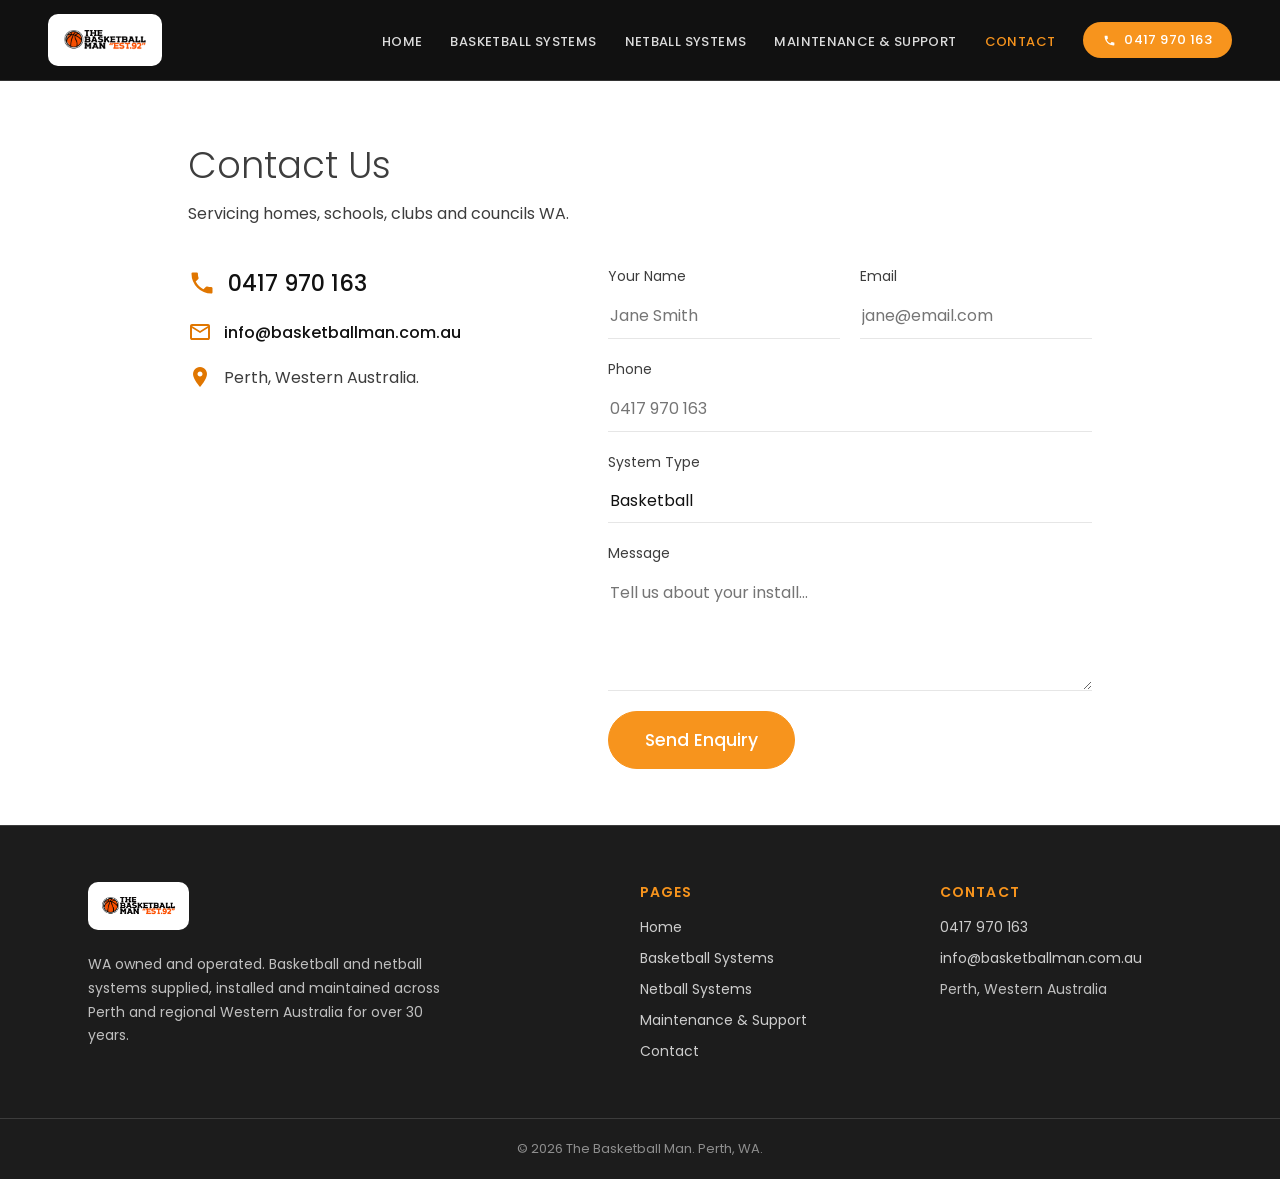
<file: contact/index.html>
<!DOCTYPE html>
<html lang="en-AU">
<head>
<meta charset="utf-8">
<meta name="viewport" content="width=device-width, initial-scale=1">
<title>Contact | The Basketball Man Perth</title>
<meta name="description" content="Talk to The Basketball Man about basketball and netball systems in Perth and regional WA. Call 0417 970 163 or send an enquiry.">
<link rel="canonical" href="https://basketballman.com.au/contact/">
<meta property="og:type" content="website">
<meta property="og:site_name" content="The Basketball Man">
<meta property="og:title" content="Contact | The Basketball Man Perth">
<meta property="og:description" content="Talk to The Basketball Man about basketball and netball systems in Perth and regional WA. Call 0417 970 163 or send an enquiry.">
<meta property="og:url" content="https://basketballman.com.au/contact/">
<meta property="og:image" content="https://basketballman.com.au/assets/img/hero-backyard-dusk.jpg">
<meta name="twitter:card" content="summary_large_image">
<meta name="theme-color" content="#111111">
<link rel="icon" href="../assets/img/favicon.svg" type="image/svg+xml">
<link rel="apple-touch-icon" href="../assets/img/logo.png">
<link rel="preconnect" href="https://basketballman.com.au">
<link rel="stylesheet" href="../assets/css/site.css">
<script type="application/ld+json">{
 "@context": "https://schema.org",
 "@type": "LocalBusiness",
 "name": "The Basketball Man",
 "url": "https://basketballman.com.au",
 "telephone": "+61417970163",
 "email": "info@basketballman.com.au",
 "areaServed": "Western Australia",
 "address": {
  "@type": "PostalAddress",
  "addressLocality": "Perth",
  "addressRegion": "WA",
  "addressCountry": "AU"
 },
 "image": "https://basketballman.com.au/assets/img/hero-backyard-dusk.jpg",
 "description": "Basketball and netball systems designed, manufactured and installed in Western Australia."
}</script>
</head>
<body>
<a class="skip" href="#main">Skip to content</a>
<header class="site-header">
  <div class="hdr-inner">
    <a class="logo" href="../"><img src="../assets/img/logo.png" alt="The Basketball Man" width="180" height="60"></a>
    <button class="nav-toggle" type="button" aria-expanded="false" aria-controls="site-nav" aria-label="Menu">
      <span></span><span></span><span></span>
    </button>
    <nav id="site-nav" class="site-nav" aria-label="Main">
      <ul><li><a href="../">Home</a></li><li><a href="../basketball-systems/">Basketball Systems</a></li><li><a href="../netball-systems/">Netball Systems</a></li><li><a href="../maintenance-support/">Maintenance & Support</a></li><li><a href="../contact/" aria-current="page" class="is-active">Contact</a></li></ul>
      <a class="hdr-call" href="tel:+61417970163"><svg class="icn " viewBox="0 0 24 24" width="1em" height="1em" aria-hidden="true" focusable="false"><path d="M6.609375 10.78125Q7.6875 12.890625 9.3984375 14.6015625Q11.109375 16.3125 13.21875 17.390625L15.421875 15.1875Q15.84375 14.765625 16.453125 14.953125Q18.140625 15.515625 20.015625 15.515625Q20.4375 15.515625 20.71875 15.796875Q21.0 16.078125 21.0 16.5V20.015625Q21.0 20.4375 20.71875 20.71875Q20.4375 21.0 20.015625 21.0Q16.640625 21.0 13.5 19.7109375Q10.359375 18.421875 7.96875 16.03125Q5.578125 13.640625 4.2890625 10.5Q3.0 7.359375 3.0 3.984375Q3.0 3.5625 3.28125 3.28125Q3.5625 3.0 3.984375 3.0H7.5Q7.921875 3.0 8.203125 3.28125Q8.484375 3.5625 8.484375 3.984375Q8.484375 5.859375 9.046875 7.546875Q9.234375 8.15625 8.8125 8.578125Z" fill="currentColor"/></svg>0417 970 163</a>
    </nav>
  </div>
</header>
<main id="main">
<div class="s1ef2d26" id="contact-us-1"><h1 class="sf572f20">Contact Us</h1><p class="scc0904f">Servicing homes, schools, clubs and councils WA.</p><div class="s9be8660"><div><div class="sd06b785"><svg class="icn s8f7ebd7" viewBox="0 0 24 24" width="1em" height="1em" aria-hidden="true" focusable="false"><path d="M6.609375 10.78125Q7.6875 12.890625 9.3984375 14.6015625Q11.109375 16.3125 13.21875 17.390625L15.421875 15.1875Q15.84375 14.765625 16.453125 14.953125Q18.140625 15.515625 20.015625 15.515625Q20.4375 15.515625 20.71875 15.796875Q21.0 16.078125 21.0 16.5V20.015625Q21.0 20.4375 20.71875 20.71875Q20.4375 21.0 20.015625 21.0Q16.640625 21.0 13.5 19.7109375Q10.359375 18.421875 7.96875 16.03125Q5.578125 13.640625 4.2890625 10.5Q3.0 7.359375 3.0 3.984375Q3.0 3.5625 3.28125 3.28125Q3.5625 3.0 3.984375 3.0H7.5Q7.921875 3.0 8.203125 3.28125Q8.484375 3.5625 8.484375 3.984375Q8.484375 5.859375 9.046875 7.546875Q9.234375 8.15625 8.8125 8.578125Z" fill="currentColor"/></svg><a href="tel:+61417970163" class="s96ea842">0417 970 163</a></div><div class="s8597bba"><svg class="icn s678ad9c" viewBox="0 0 24 24" width="1em" height="1em" aria-hidden="true" focusable="false"><path d="M21.984375 6.0Q21.984375 5.15625 21.3984375 4.5703125Q20.8125 3.984375 20.015625 3.984375H3.984375Q3.1875 3.984375 2.6015625 4.5703125Q2.015625 5.15625 2.015625 6.0V18.0Q2.015625 18.84375 2.6015625 19.4296875Q3.1875 20.015625 3.984375 20.015625H20.015625Q20.8125 20.015625 21.3984375 19.4296875Q21.984375 18.84375 21.984375 18.0ZM20.015625 6.0 12.0 11.015625 3.984375 6.0ZM20.015625 18.0H3.984375V8.015625L12.0 12.984375L20.015625 8.015625Z" fill="currentColor"/></svg><a href="mailto:info@basketballman.com.au" class="sbd2ae0d">info@basketballman.com.au</a></div><div class="s8597bba"><svg class="icn s678ad9c" viewBox="0 0 24 24" width="1em" height="1em" aria-hidden="true" focusable="false"><path d="M12.0 11.484375Q10.96875 11.484375 10.2421875 10.7578125Q9.515625 10.03125 9.515625 9.0Q9.515625 7.96875 10.2421875 7.2421875Q10.96875 6.515625 12.0 6.515625Q13.03125 6.515625 13.7578125 7.2421875Q14.484375 7.96875 14.484375 9.0Q14.484375 10.03125 13.7578125 10.7578125Q13.03125 11.484375 12.0 11.484375ZM12.0 2.015625Q10.078125 2.015625 8.484375 2.953125Q6.890625 3.890625 5.953125 5.484375Q5.015625 7.078125 5.015625 8.953125Q5.015625 10.828125 6.09375 13.265625Q6.984375 15.1875 8.484375 17.484375Q9.609375 19.078125 10.921875 20.71875L12.0 21.984375L13.078125 20.71875Q14.390625 19.078125 15.515625 17.484375Q17.015625 15.1875 17.90625 13.265625Q18.984375 10.828125 18.984375 8.953125Q18.984375 7.078125 18.046875 5.484375Q17.109375 3.890625 15.515625 2.953125Q13.921875 2.015625 12.0 2.015625Z" fill="currentColor"/></svg><p class="sfb23fb0">Perth, Western Australia.</p></div></div><div><form class="enquiry" method="POST" action="https://formspree.io/f/xeaoalon" accept-charset="utf-8"><input type="hidden" name="_subject" value="Website enquiry - basketballman.com.au"/><input type="hidden" name="_next" value="https://basketballman.com.au/thanks/"/><input type="text" name="_gotcha" tabindex="-1" autocomplete="off" aria-hidden="true" class="hp"/><div class="sa75c23e"><div class="sda5cd67"><label class="sb7b8904"><span class="s8f31ece">Your Name</span><input type="text" name="name" autocomplete="name" required placeholder="Jane Smith" class="s138bd22"/></label></div><div class="sda5cd67"><label class="sb7b8904"><span class="s8f31ece">Email</span><input type="email" name="email" autocomplete="email" required placeholder="jane@email.com" class="s138bd22"/></label></div></div><label class="sb7b8904"><span class="s8f31ece">Phone</span><input type="tel" name="phone" autocomplete="tel" placeholder="0417 970 163" class="s138bd22"/></label><label class="sb7b8904"><span class="s8f31ece">System Type</span><select name="system" id="system-select" class="s0d17960"><option value="Basketball">Basketball</option><option value="Netball">Netball</option><option value="Not sure yet">Not sure yet</option></select></label><label class="sb7b8904"><span class="s8f31ece">Message</span><textarea name="message" required placeholder="Tell us about your install..." rows="4" class="s138bd22"></textarea></label><div><button type="submit" class="s6be61ba">Send Enquiry</button></div></form></div></div></div>
</main>
<footer class="site-footer">
  <div class="ft-inner">
    <div class="ft-brand">
      <img src="../assets/img/logo.png" alt="The Basketball Man" width="160" height="53">
      <p>WA owned and operated. Basketball and netball systems supplied, installed and maintained across Perth and regional Western Australia for over 30 years.</p>
    </div>
    <div class="ft-col">
      <h2>Pages</h2>
      <ul><li><a href="../">Home</a></li><li><a href="../basketball-systems/">Basketball Systems</a></li><li><a href="../netball-systems/">Netball Systems</a></li><li><a href="../maintenance-support/">Maintenance & Support</a></li><li><a href="../contact/">Contact</a></li></ul>
    </div>
    <div class="ft-col">
      <h2>Contact</h2>
      <ul>
        <li><a href="tel:+61417970163">0417 970 163</a></li>
        <li><a href="mailto:info@basketballman.com.au">info@basketballman.com.au</a></li>
        <li>Perth, Western Australia</li>
      </ul>
    </div>
  </div>
  <div class="ft-base">&copy; 2026 The Basketball Man. Perth, WA.</div>
</footer>
<script src="../assets/js/site.js" defer></script>
</body>
</html>
</file>
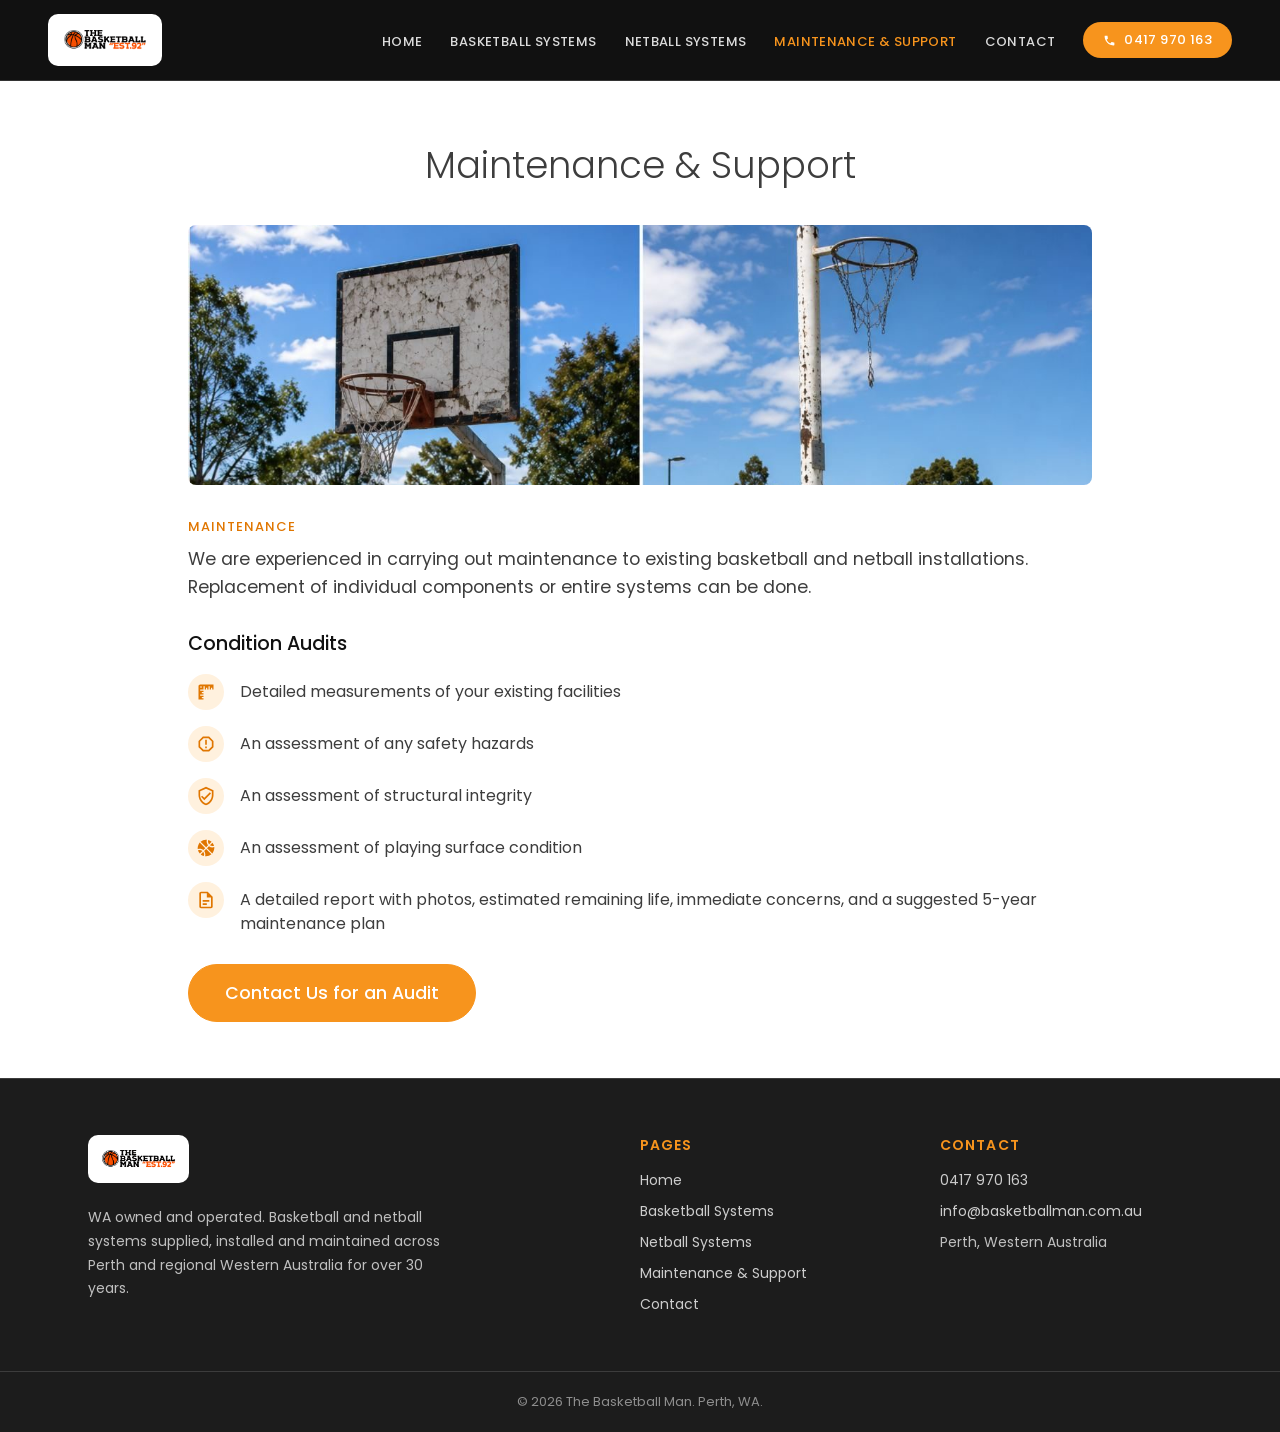
<file: maintenance-support/index.html>
<!DOCTYPE html>
<html lang="en-AU">
<head>
<meta charset="utf-8">
<meta name="viewport" content="width=device-width, initial-scale=1">
<title>Court Maintenance & Condition Audits | The Basketball Man</title>
<meta name="description" content="Maintenance, repairs and condition audits for existing basketball and netball installations across Western Australia, including 5-year maintenance planning.">
<link rel="canonical" href="https://basketballman.com.au/maintenance-support/">
<meta property="og:type" content="website">
<meta property="og:site_name" content="The Basketball Man">
<meta property="og:title" content="Court Maintenance & Condition Audits | The Basketball Man">
<meta property="og:description" content="Maintenance, repairs and condition audits for existing basketball and netball installations across Western Australia, including 5-year maintenance planning.">
<meta property="og:url" content="https://basketballman.com.au/maintenance-support/">
<meta property="og:image" content="https://basketballman.com.au/assets/img/hero-backyard-dusk.jpg">
<meta name="twitter:card" content="summary_large_image">
<meta name="theme-color" content="#111111">
<link rel="icon" href="../assets/img/favicon.svg" type="image/svg+xml">
<link rel="apple-touch-icon" href="../assets/img/logo.png">
<link rel="preconnect" href="https://basketballman.com.au">
<link rel="stylesheet" href="../assets/css/site.css">
<script type="application/ld+json">{
 "@context": "https://schema.org",
 "@type": "LocalBusiness",
 "name": "The Basketball Man",
 "url": "https://basketballman.com.au",
 "telephone": "+61417970163",
 "email": "info@basketballman.com.au",
 "areaServed": "Western Australia",
 "address": {
  "@type": "PostalAddress",
  "addressLocality": "Perth",
  "addressRegion": "WA",
  "addressCountry": "AU"
 },
 "image": "https://basketballman.com.au/assets/img/hero-backyard-dusk.jpg",
 "description": "Basketball and netball systems designed, manufactured and installed in Western Australia."
}</script>
</head>
<body>
<a class="skip" href="#main">Skip to content</a>
<header class="site-header">
  <div class="hdr-inner">
    <a class="logo" href="../"><img src="../assets/img/logo.png" alt="The Basketball Man" width="180" height="60"></a>
    <button class="nav-toggle" type="button" aria-expanded="false" aria-controls="site-nav" aria-label="Menu">
      <span></span><span></span><span></span>
    </button>
    <nav id="site-nav" class="site-nav" aria-label="Main">
      <ul><li><a href="../">Home</a></li><li><a href="../basketball-systems/">Basketball Systems</a></li><li><a href="../netball-systems/">Netball Systems</a></li><li><a href="../maintenance-support/" aria-current="page" class="is-active">Maintenance & Support</a></li><li><a href="../contact/">Contact</a></li></ul>
      <a class="hdr-call" href="tel:+61417970163"><svg class="icn " viewBox="0 0 24 24" width="1em" height="1em" aria-hidden="true" focusable="false"><path d="M6.609375 10.78125Q7.6875 12.890625 9.3984375 14.6015625Q11.109375 16.3125 13.21875 17.390625L15.421875 15.1875Q15.84375 14.765625 16.453125 14.953125Q18.140625 15.515625 20.015625 15.515625Q20.4375 15.515625 20.71875 15.796875Q21.0 16.078125 21.0 16.5V20.015625Q21.0 20.4375 20.71875 20.71875Q20.4375 21.0 20.015625 21.0Q16.640625 21.0 13.5 19.7109375Q10.359375 18.421875 7.96875 16.03125Q5.578125 13.640625 4.2890625 10.5Q3.0 7.359375 3.0 3.984375Q3.0 3.5625 3.28125 3.28125Q3.5625 3.0 3.984375 3.0H7.5Q7.921875 3.0 8.203125 3.28125Q8.484375 3.5625 8.484375 3.984375Q8.484375 5.859375 9.046875 7.546875Q9.234375 8.15625 8.8125 8.578125Z" fill="currentColor"/></svg>0417 970 163</a>
    </nav>
  </div>
</header>
<main id="main">
<div class="s2f42b55"><h1 class="s56cd9ff">Maintenance &amp; Support</h1><div class="s265747e"></div><div class="sce89700"><div class="sc224479">Maintenance</div><p class="sd8554a9">We are experienced in carrying out maintenance to existing basketball and netball installations. Replacement of individual components or entire systems can be done.</p><h2 class="s314e69a">Condition Audits</h2><ul class="saa8ab06"><li class="s7ca7836"><div class="s700428f"><svg class="icn sd26c75a" viewBox="0 0 24 24" width="1em" height="1em" aria-hidden="true" focusable="false"><path d="M3.0 5.015625V21.0H9.0V19.5H6.984375V18.0H9.0V16.5H5.015625V15.0H9.0V13.5H6.984375V12.0H9.0V10.5H5.015625V9.0H9.0V5.015625H10.5V9.0H12.0V6.984375H13.5V9.0H15.0V5.015625H16.5V9.0H18.0V6.984375H19.5V9.0H21.0V3.0H5.015625Q4.171875 3.0 3.5859375 3.5859375Q3.0 4.171875 3.0 5.015625ZM6.0 6.984375Q5.578125 6.984375 5.296875 6.703125Q5.015625 6.421875 5.015625 6.0Q5.015625 5.578125 5.296875 5.296875Q5.578125 5.015625 6.0 5.015625Q6.421875 5.015625 6.703125 5.296875Q6.984375 5.578125 6.984375 6.0Q6.984375 6.421875 6.703125 6.703125Q6.421875 6.984375 6.0 6.984375Z" fill="currentColor"/></svg></div><p class="s31ad451">Detailed measurements of your existing facilities</p></li><li class="s7ca7836"><div class="s700428f"><svg class="icn sd26c75a" viewBox="0 0 24 24" width="1em" height="1em" aria-hidden="true" focusable="false"><path d="M8.25 3.0 3.0 8.25V15.75L8.25 21.0H15.75L21.0 15.75V8.25L15.75 3.0ZM9.09375 5.015625H14.90625L18.984375 9.09375V14.90625L14.90625 18.984375H9.09375L5.015625 14.90625V9.09375ZM11.015625 15.0H12.984375V17.015625H11.015625ZM11.015625 6.984375H12.984375V12.984375H11.015625Z" fill="currentColor"/></svg></div><p class="s31ad451">An assessment of any safety hazards</p></li><li class="s7ca7836"><div class="s700428f"><svg class="icn sd26c75a" viewBox="0 0 24 24" width="1em" height="1em" aria-hidden="true" focusable="false"><path d="M21.0 11.015625Q21.0 13.734375 19.828125 16.265625Q18.65625 18.796875 16.59375 20.578125Q14.53125 22.359375 12.0 23.015625Q9.46875 22.359375 7.40625 20.578125Q5.34375 18.796875 4.171875 16.265625Q3.0 13.734375 3.0 11.015625V5.015625L12.0 0.984375L21.0 5.015625ZM12.0 21.0Q13.828125 20.484375 15.4453125 18.984375Q17.0625 17.484375 18.0234375 15.421875Q18.984375 13.359375 18.984375 11.203125V6.28125L12.0 3.1875L5.015625 6.28125V11.203125Q5.015625 13.359375 5.9765625 15.421875Q6.9375 17.484375 8.5546875 18.984375Q10.171875 20.484375 12.0 21.0ZM9.984375 17.015625 6.0 12.984375 7.40625 11.578125 9.984375 14.15625 16.59375 7.59375 18.0 9.0Z" fill="currentColor"/></svg></div><p class="s31ad451">An assessment of structural integrity</p></li><li class="s7ca7836"><div class="s700428f"><svg class="icn sd26c75a" viewBox="0 0 24 24" width="1em" height="1em" aria-hidden="true" focusable="false"><path d="M2.34375 14.625Q3.234375 14.296875 4.21875 14.296875Q6.234375 14.296875 7.734375 15.5625L4.59375 18.703125Q3.0 16.921875 2.34375 14.625ZM15.5625 9.796875Q18.515625 12.0 21.9375 10.875Q21.984375 11.296875 21.984375 12.0Q21.984375 13.5 21.28125 15.421875Q20.578125 17.34375 19.546875 18.515625L13.21875 12.1875ZM8.765625 16.640625Q10.359375 18.9375 9.421875 21.65625Q7.21875 21.046875 5.671875 19.734375ZM12.1875 13.21875 18.515625 19.546875Q15.234375 22.40625 10.875 21.9375Q11.203125 20.953125 11.203125 19.78125Q11.203125 18.84375 10.78125 17.6015625Q10.359375 16.359375 9.796875 15.5625ZM8.8125 14.484375Q7.453125 13.265625 5.6015625 12.9140625Q3.75 12.5625 2.0625 13.125Q2.015625 12.703125 2.015625 12.0Q2.015625 10.5 2.71875 8.578125Q3.421875 6.65625 4.453125 5.484375L11.109375 12.1875ZM15.5625 7.734375Q13.546875 5.25 14.625 2.34375Q15.609375 2.578125 16.7578125 3.2578125Q17.90625 3.9375 18.703125 4.59375ZM21.65625 9.375Q20.765625 9.703125 19.78125 9.703125Q18.140625 9.703125 16.640625 8.71875L19.734375 5.671875Q21.046875 7.3125 21.65625 9.375ZM12.1875 11.109375 5.484375 4.453125Q8.765625 1.59375 13.125 2.0625Q12.796875 3.046875 12.796875 4.171875Q12.796875 5.296875 13.3125 6.6796875Q13.828125 8.0625 14.484375 8.8125Z" fill="currentColor"/></svg></div><p class="s31ad451">An assessment of playing surface condition</p></li><li class="s7ca7836"><div class="s700428f"><svg class="icn sd26c75a" viewBox="0 0 24 24" width="1em" height="1em" aria-hidden="true" focusable="false"><path d="M6.0 2.015625Q5.15625 2.015625 4.5703125 2.6015625Q3.984375 3.1875 3.984375 3.984375V20.015625Q3.984375 20.8125 4.5703125 21.3984375Q5.15625 21.984375 6.0 21.984375H18.0Q18.84375 21.984375 19.4296875 21.3984375Q20.015625 20.8125 20.015625 20.015625V8.015625L14.015625 2.015625ZM6.0 3.984375H12.984375V9.0H18.0V20.015625H6.0ZM8.015625 12.0V14.015625H15.984375V12.0ZM8.015625 15.984375V18.0H12.984375V15.984375Z" fill="currentColor"/></svg></div><p class="s31ad451">A detailed report with photos, estimated remaining life, immediate concerns, and a suggested 5-year maintenance plan</p></li></ul><div class="s47c857f"><a href="../contact/" class="s6be61ba">Contact Us for an Audit</a></div></div></div>
</main>
<footer class="site-footer">
  <div class="ft-inner">
    <div class="ft-brand">
      <img src="../assets/img/logo.png" alt="The Basketball Man" width="160" height="53">
      <p>WA owned and operated. Basketball and netball systems supplied, installed and maintained across Perth and regional Western Australia for over 30 years.</p>
    </div>
    <div class="ft-col">
      <h2>Pages</h2>
      <ul><li><a href="../">Home</a></li><li><a href="../basketball-systems/">Basketball Systems</a></li><li><a href="../netball-systems/">Netball Systems</a></li><li><a href="../maintenance-support/">Maintenance & Support</a></li><li><a href="../contact/">Contact</a></li></ul>
    </div>
    <div class="ft-col">
      <h2>Contact</h2>
      <ul>
        <li><a href="tel:+61417970163">0417 970 163</a></li>
        <li><a href="mailto:info@basketballman.com.au">info@basketballman.com.au</a></li>
        <li>Perth, Western Australia</li>
      </ul>
    </div>
  </div>
  <div class="ft-base">&copy; 2026 The Basketball Man. Perth, WA.</div>
</footer>
<script src="../assets/js/site.js" defer></script>
</body>
</html>
</file>
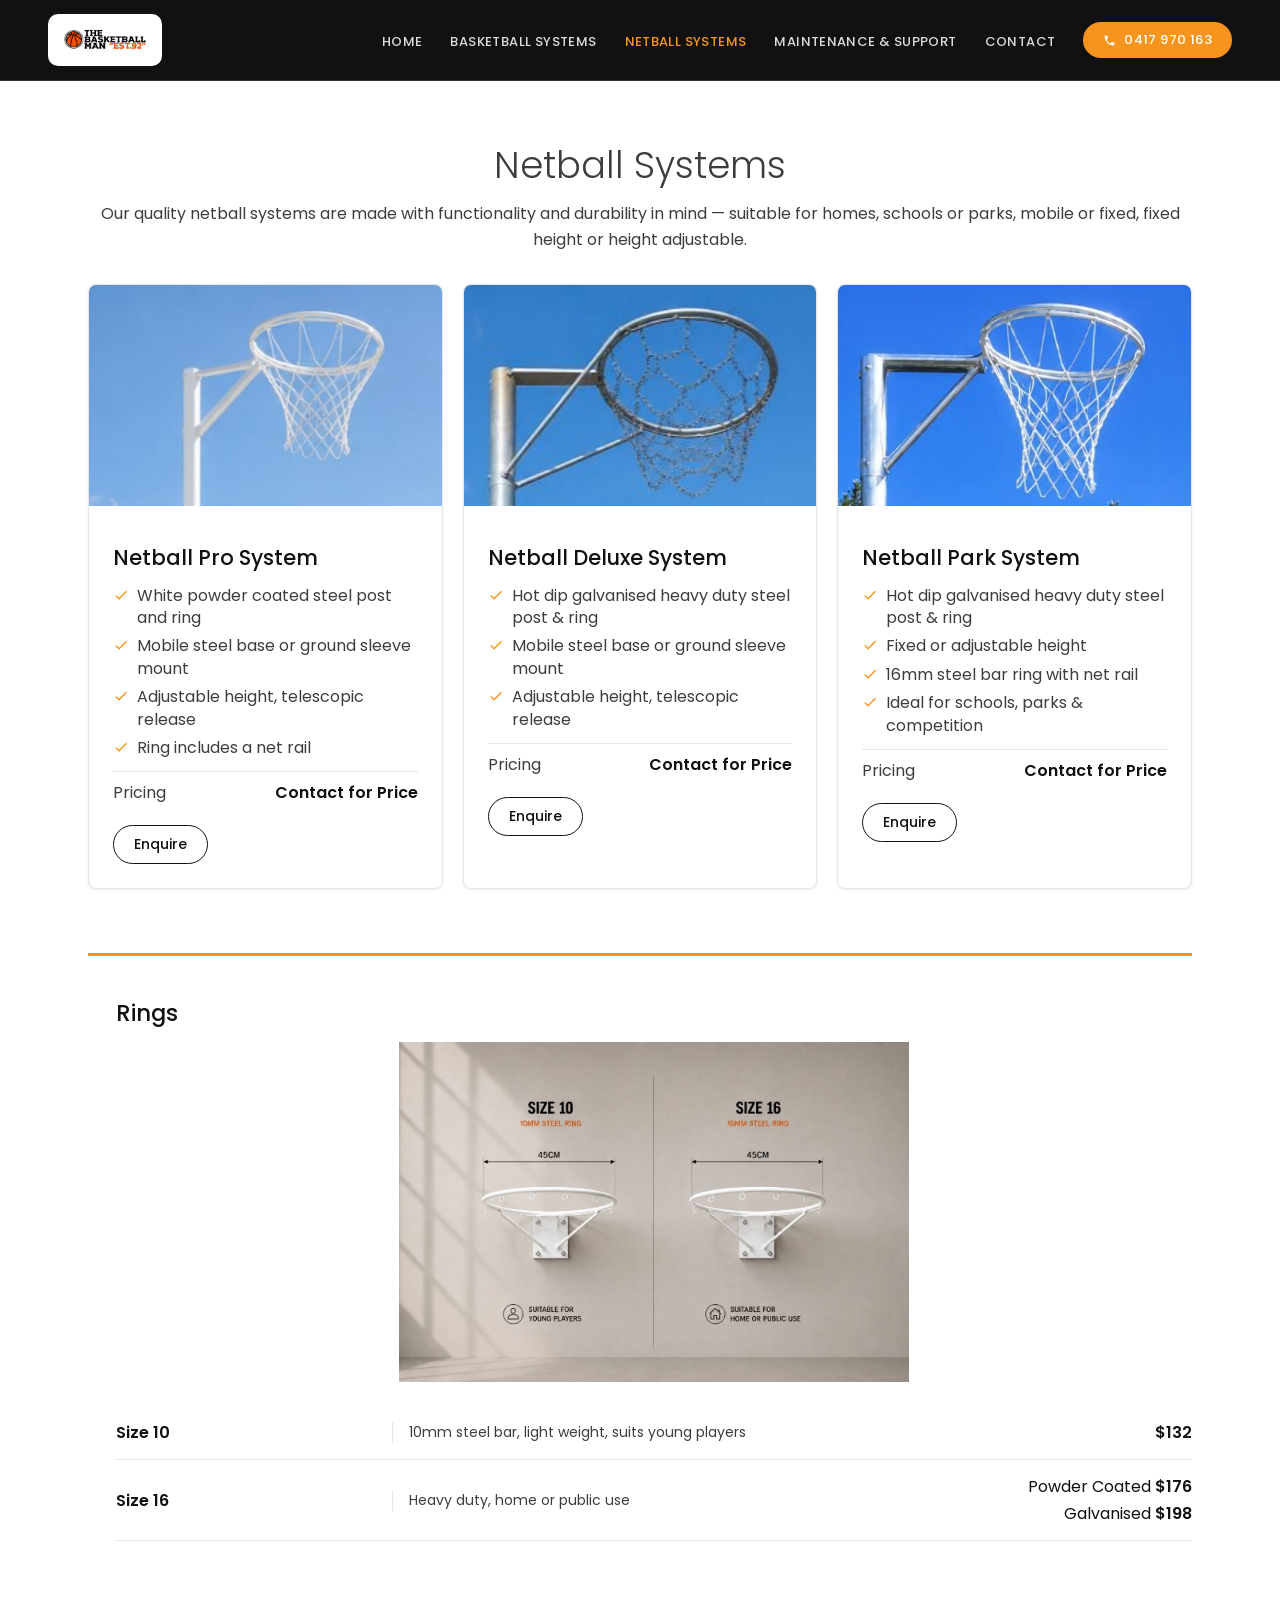
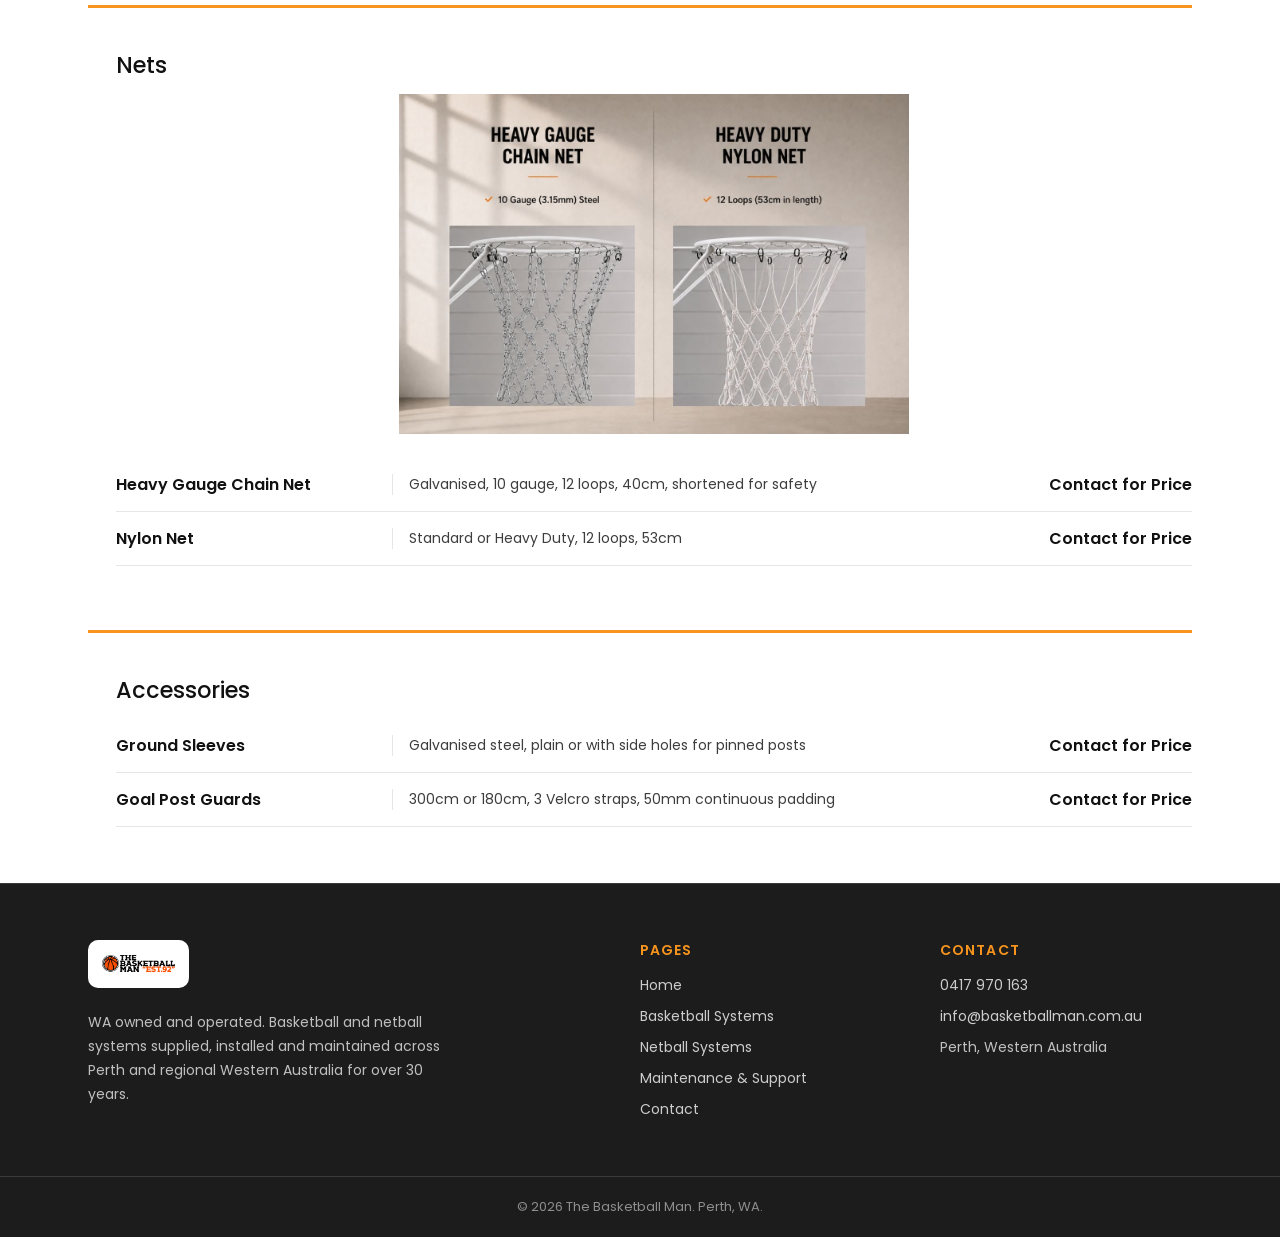
<file: netball-systems/index.html>
<!DOCTYPE html>
<html lang="en-AU">
<head>
<meta charset="utf-8">
<meta name="viewport" content="width=device-width, initial-scale=1">
<title>Netball Systems, Rings & Posts Perth | The Basketball Man</title>
<meta name="description" content="Netball posts, rings, nets and accessories for homes, schools and parks in WA. Mobile or fixed, fixed height or height adjustable.">
<link rel="canonical" href="https://basketballman.com.au/netball-systems/">
<meta property="og:type" content="website">
<meta property="og:site_name" content="The Basketball Man">
<meta property="og:title" content="Netball Systems, Rings & Posts Perth | The Basketball Man">
<meta property="og:description" content="Netball posts, rings, nets and accessories for homes, schools and parks in WA. Mobile or fixed, fixed height or height adjustable.">
<meta property="og:url" content="https://basketballman.com.au/netball-systems/">
<meta property="og:image" content="https://basketballman.com.au/assets/img/hero-backyard-dusk.jpg">
<meta name="twitter:card" content="summary_large_image">
<meta name="theme-color" content="#111111">
<link rel="icon" href="../assets/img/favicon.svg" type="image/svg+xml">
<link rel="apple-touch-icon" href="../assets/img/logo.png">
<link rel="preconnect" href="https://basketballman.com.au">
<link rel="stylesheet" href="../assets/css/site.css">
<script type="application/ld+json">{
 "@context": "https://schema.org",
 "@type": "LocalBusiness",
 "name": "The Basketball Man",
 "url": "https://basketballman.com.au",
 "telephone": "+61417970163",
 "email": "info@basketballman.com.au",
 "areaServed": "Western Australia",
 "address": {
  "@type": "PostalAddress",
  "addressLocality": "Perth",
  "addressRegion": "WA",
  "addressCountry": "AU"
 },
 "image": "https://basketballman.com.au/assets/img/hero-backyard-dusk.jpg",
 "description": "Basketball and netball systems designed, manufactured and installed in Western Australia."
}</script>
</head>
<body>
<a class="skip" href="#main">Skip to content</a>
<header class="site-header">
  <div class="hdr-inner">
    <a class="logo" href="../"><img src="../assets/img/logo.png" alt="The Basketball Man" width="180" height="60"></a>
    <button class="nav-toggle" type="button" aria-expanded="false" aria-controls="site-nav" aria-label="Menu">
      <span></span><span></span><span></span>
    </button>
    <nav id="site-nav" class="site-nav" aria-label="Main">
      <ul><li><a href="../">Home</a></li><li><a href="../basketball-systems/">Basketball Systems</a></li><li><a href="../netball-systems/" aria-current="page" class="is-active">Netball Systems</a></li><li><a href="../maintenance-support/">Maintenance & Support</a></li><li><a href="../contact/">Contact</a></li></ul>
      <a class="hdr-call" href="tel:+61417970163"><svg class="icn " viewBox="0 0 24 24" width="1em" height="1em" aria-hidden="true" focusable="false"><path d="M6.609375 10.78125Q7.6875 12.890625 9.3984375 14.6015625Q11.109375 16.3125 13.21875 17.390625L15.421875 15.1875Q15.84375 14.765625 16.453125 14.953125Q18.140625 15.515625 20.015625 15.515625Q20.4375 15.515625 20.71875 15.796875Q21.0 16.078125 21.0 16.5V20.015625Q21.0 20.4375 20.71875 20.71875Q20.4375 21.0 20.015625 21.0Q16.640625 21.0 13.5 19.7109375Q10.359375 18.421875 7.96875 16.03125Q5.578125 13.640625 4.2890625 10.5Q3.0 7.359375 3.0 3.984375Q3.0 3.5625 3.28125 3.28125Q3.5625 3.0 3.984375 3.0H7.5Q7.921875 3.0 8.203125 3.28125Q8.484375 3.5625 8.484375 3.984375Q8.484375 5.859375 9.046875 7.546875Q9.234375 8.15625 8.8125 8.578125Z" fill="currentColor"/></svg>0417 970 163</a>
    </nav>
  </div>
</header>
<main id="main">
<link rel="preload" as="image" href="../assets/img/netball-pro-centered.jpg"/><link rel="preload" as="image" href="../assets/img/netball-deluxe-centered6.jpg"/><link rel="preload" as="image" href="../assets/img/netball-park-centered6.jpg"/><link rel="preload" as="image" href="../assets/img/netball-ring-comparison.jpg"/><link rel="preload" as="image" href="../assets/img/net-comparison.jpg"/><div class="sf7e0b16"><h1 class="scca3ec1">Netball Systems</h1><p class="s6f2e79b">Our quality netball systems are made with functionality and durability in mind — suitable for homes, schools or parks, mobile or fixed, fixed height or height adjustable.</p><div class="s76b55df"><div class="s124d47a"><div class="sbbebfda"><img src="../assets/img/netball-pro-centered.jpg" alt="Netball Pro System" class="sdc99f1d" width="381" height="238" decoding="async"/></div><div class="s34de087"><div class="sc41d954"><h3 class="sb86f362">Netball Pro System</h3></div><ul class="s81be7c8"><li class="sd593ed4"><svg class="icn sa7f5125" viewBox="0 0 24 24" width="1em" height="1em" aria-hidden="true" focusable="false"><path d="M21.0 6.984375 9.0 18.984375 3.515625 13.5 4.921875 12.09375 9.0 16.171875 19.59375 5.578125Z" fill="currentColor"/></svg>White powder coated steel post and ring</li><li class="sd593ed4"><svg class="icn sa7f5125" viewBox="0 0 24 24" width="1em" height="1em" aria-hidden="true" focusable="false"><path d="M21.0 6.984375 9.0 18.984375 3.515625 13.5 4.921875 12.09375 9.0 16.171875 19.59375 5.578125Z" fill="currentColor"/></svg>Mobile steel base or ground sleeve mount</li><li class="sd593ed4"><svg class="icn sa7f5125" viewBox="0 0 24 24" width="1em" height="1em" aria-hidden="true" focusable="false"><path d="M21.0 6.984375 9.0 18.984375 3.515625 13.5 4.921875 12.09375 9.0 16.171875 19.59375 5.578125Z" fill="currentColor"/></svg>Adjustable height, telescopic release</li><li class="sd593ed4"><svg class="icn sa7f5125" viewBox="0 0 24 24" width="1em" height="1em" aria-hidden="true" focusable="false"><path d="M21.0 6.984375 9.0 18.984375 3.515625 13.5 4.921875 12.09375 9.0 16.171875 19.59375 5.578125Z" fill="currentColor"/></svg>Ring includes a net rail</li></ul><div class="s708f1e2"><div class="s3f732ce"><span class="sc50a469">Pricing</span><span class="s5d4658c">Contact for Price</span></div></div><div class="sd431697"><a href="../contact/?system=Netball&amp;system-detail=Netball%20Pro%20System" class="s852c841">Enquire</a></div></div></div><div class="s124d47a"><div class="sbbebfda"><img src="../assets/img/netball-deluxe-centered6.jpg" alt="Netball Deluxe System" class="sdc99f1d" width="268" height="167" loading="lazy" decoding="async"/></div><div class="s34de087"><div class="sc41d954"><h3 class="sb86f362">Netball Deluxe System</h3></div><ul class="s81be7c8"><li class="sd593ed4"><svg class="icn sa7f5125" viewBox="0 0 24 24" width="1em" height="1em" aria-hidden="true" focusable="false"><path d="M21.0 6.984375 9.0 18.984375 3.515625 13.5 4.921875 12.09375 9.0 16.171875 19.59375 5.578125Z" fill="currentColor"/></svg>Hot dip galvanised heavy duty steel post &amp; ring</li><li class="sd593ed4"><svg class="icn sa7f5125" viewBox="0 0 24 24" width="1em" height="1em" aria-hidden="true" focusable="false"><path d="M21.0 6.984375 9.0 18.984375 3.515625 13.5 4.921875 12.09375 9.0 16.171875 19.59375 5.578125Z" fill="currentColor"/></svg>Mobile steel base or ground sleeve mount</li><li class="sd593ed4"><svg class="icn sa7f5125" viewBox="0 0 24 24" width="1em" height="1em" aria-hidden="true" focusable="false"><path d="M21.0 6.984375 9.0 18.984375 3.515625 13.5 4.921875 12.09375 9.0 16.171875 19.59375 5.578125Z" fill="currentColor"/></svg>Adjustable height, telescopic release</li></ul><div class="s708f1e2"><div class="s3f732ce"><span class="sc50a469">Pricing</span><span class="s5d4658c">Contact for Price</span></div></div><div class="sd431697"><a href="../contact/?system=Netball&amp;system-detail=Netball%20Deluxe%20System" class="s852c841">Enquire</a></div></div></div><div class="s124d47a"><div class="sbbebfda"><img src="../assets/img/netball-park-centered6.jpg" alt="Netball Park System" class="sdc99f1d" width="384" height="240" loading="lazy" decoding="async"/></div><div class="s34de087"><div class="sc41d954"><h3 class="sb86f362">Netball Park System</h3></div><ul class="s81be7c8"><li class="sd593ed4"><svg class="icn sa7f5125" viewBox="0 0 24 24" width="1em" height="1em" aria-hidden="true" focusable="false"><path d="M21.0 6.984375 9.0 18.984375 3.515625 13.5 4.921875 12.09375 9.0 16.171875 19.59375 5.578125Z" fill="currentColor"/></svg>Hot dip galvanised heavy duty steel post &amp; ring</li><li class="sd593ed4"><svg class="icn sa7f5125" viewBox="0 0 24 24" width="1em" height="1em" aria-hidden="true" focusable="false"><path d="M21.0 6.984375 9.0 18.984375 3.515625 13.5 4.921875 12.09375 9.0 16.171875 19.59375 5.578125Z" fill="currentColor"/></svg>Fixed or adjustable height</li><li class="sd593ed4"><svg class="icn sa7f5125" viewBox="0 0 24 24" width="1em" height="1em" aria-hidden="true" focusable="false"><path d="M21.0 6.984375 9.0 18.984375 3.515625 13.5 4.921875 12.09375 9.0 16.171875 19.59375 5.578125Z" fill="currentColor"/></svg>16mm steel bar ring with net rail</li><li class="sd593ed4"><svg class="icn sa7f5125" viewBox="0 0 24 24" width="1em" height="1em" aria-hidden="true" focusable="false"><path d="M21.0 6.984375 9.0 18.984375 3.515625 13.5 4.921875 12.09375 9.0 16.171875 19.59375 5.578125Z" fill="currentColor"/></svg>Ideal for schools, parks &amp; competition</li></ul><div class="s708f1e2"><div class="s3f732ce"><span class="sc50a469">Pricing</span><span class="s5d4658c">Contact for Price</span></div></div><div class="sd431697"><a href="../contact/?system=Netball&amp;system-detail=Netball%20Park%20System" class="s852c841">Enquire</a></div></div></div></div><div class="sea2a4e8"><h2 class="s0b24ec1" id="rings-section">Rings</h2><div class="sd017d08"><img src="../assets/img/netball-ring-comparison.jpg" alt="Rings" class="s52eb06c" width="1280" height="853" loading="lazy" decoding="async"/></div><div class="sc451fdb"><div class="s6afd474"><span class="sa31f810">Size 10</span><span class="sa153603">10mm steel bar, light weight, suits young players</span><span class="s08b5a3f"><span>$132</span></span></div></div><div class="sc451fdb"><div class="s6afd474"><span class="sa31f810">Size 16</span><span class="sa153603">Heavy duty, home or public use</span><span class="s08b5a3f"><span><span class="sf1bde2c">Powder Coated </span>$176</span><span><span class="sf1bde2c">Galvanised </span>$198</span></span></div></div></div><div class="sea2a4e8"><h2 class="s0b24ec1" id="nets-section">Nets</h2><div class="sd017d08"><img src="../assets/img/net-comparison.jpg" alt="Nets" class="s6d6eb50" width="1280" height="854" loading="lazy" decoding="async"/></div><div class="sc451fdb"><div class="s6afd474"><span class="sa31f810">Heavy Gauge Chain Net</span><span class="sa153603">Galvanised, 10 gauge, 12 loops, 40cm, shortened for safety</span><span class="s08b5a3f"><span>Contact for Price</span></span></div></div><div class="sc451fdb"><div class="s6afd474"><span class="sa31f810">Nylon Net</span><span class="sa153603">Standard or Heavy Duty, 12 loops, 53cm</span><span class="s08b5a3f"><span>Contact for Price</span></span></div></div></div><div class="sea2a4e8"><h2 class="s0b24ec1" id="accessories-section">Accessories</h2><div class="sc451fdb"><div class="s6afd474"><span class="sa31f810">Ground Sleeves</span><span class="sa153603">Galvanised steel, plain or with side holes for pinned posts</span><span class="s08b5a3f"><span>Contact for Price</span></span></div></div><div class="sc451fdb"><div class="s6afd474"><span class="sa31f810">Goal Post Guards</span><span class="sa153603">300cm or 180cm, 3 Velcro straps, 50mm continuous padding</span><span class="s08b5a3f"><span>Contact for Price</span></span></div></div></div></div>
</main>
<footer class="site-footer">
  <div class="ft-inner">
    <div class="ft-brand">
      <img src="../assets/img/logo.png" alt="The Basketball Man" width="160" height="53">
      <p>WA owned and operated. Basketball and netball systems supplied, installed and maintained across Perth and regional Western Australia for over 30 years.</p>
    </div>
    <div class="ft-col">
      <h2>Pages</h2>
      <ul><li><a href="../">Home</a></li><li><a href="../basketball-systems/">Basketball Systems</a></li><li><a href="../netball-systems/">Netball Systems</a></li><li><a href="../maintenance-support/">Maintenance & Support</a></li><li><a href="../contact/">Contact</a></li></ul>
    </div>
    <div class="ft-col">
      <h2>Contact</h2>
      <ul>
        <li><a href="tel:+61417970163">0417 970 163</a></li>
        <li><a href="mailto:info@basketballman.com.au">info@basketballman.com.au</a></li>
        <li>Perth, Western Australia</li>
      </ul>
    </div>
  </div>
  <div class="ft-base">&copy; 2026 The Basketball Man. Perth, WA.</div>
</footer>
<script src="../assets/js/site.js" defer></script>
</body>
</html>
</file>
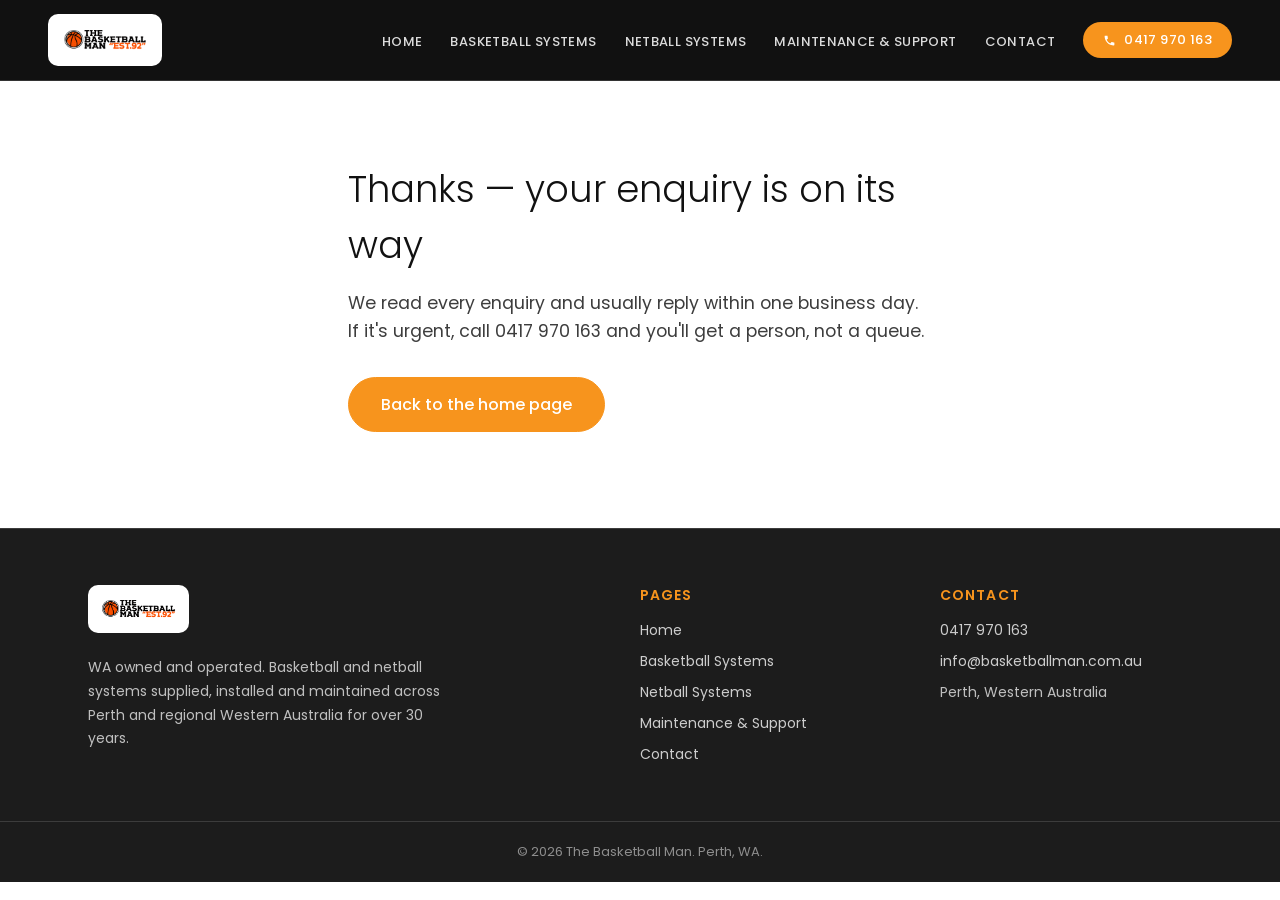
<file: thanks/index.html>
<!DOCTYPE html>
<html lang="en-AU">
<head>
<meta charset="utf-8">
<meta name="viewport" content="width=device-width, initial-scale=1">
<title>Thanks — we'll be in touch | The Basketball Man</title>
<meta name="description" content="Your enquiry has been sent to The Basketball Man.">
<link rel="canonical" href="https://basketballman.com.au/thanks/">
<meta property="og:type" content="website">
<meta property="og:site_name" content="The Basketball Man">
<meta property="og:title" content="Thanks — we'll be in touch | The Basketball Man">
<meta property="og:description" content="Your enquiry has been sent to The Basketball Man.">
<meta property="og:url" content="https://basketballman.com.au/thanks/">
<meta property="og:image" content="https://basketballman.com.au/assets/img/hero-backyard-dusk.jpg">
<meta name="twitter:card" content="summary_large_image">
<meta name="theme-color" content="#111111">
<link rel="icon" href="../assets/img/favicon.svg" type="image/svg+xml">
<link rel="apple-touch-icon" href="../assets/img/logo.png">
<link rel="preconnect" href="https://basketballman.com.au">
<link rel="stylesheet" href="../assets/css/site.css">
<script type="application/ld+json">{
 "@context": "https://schema.org",
 "@type": "LocalBusiness",
 "name": "The Basketball Man",
 "url": "https://basketballman.com.au",
 "telephone": "+61417970163",
 "email": "info@basketballman.com.au",
 "areaServed": "Western Australia",
 "address": {
  "@type": "PostalAddress",
  "addressLocality": "Perth",
  "addressRegion": "WA",
  "addressCountry": "AU"
 },
 "image": "https://basketballman.com.au/assets/img/hero-backyard-dusk.jpg",
 "description": "Basketball and netball systems designed, manufactured and installed in Western Australia."
}</script>
</head>
<body>
<a class="skip" href="#main">Skip to content</a>
<header class="site-header">
  <div class="hdr-inner">
    <a class="logo" href="../"><img src="../assets/img/logo.png" alt="The Basketball Man" width="180" height="60"></a>
    <button class="nav-toggle" type="button" aria-expanded="false" aria-controls="site-nav" aria-label="Menu">
      <span></span><span></span><span></span>
    </button>
    <nav id="site-nav" class="site-nav" aria-label="Main">
      <ul><li><a href="../">Home</a></li><li><a href="../basketball-systems/">Basketball Systems</a></li><li><a href="../netball-systems/">Netball Systems</a></li><li><a href="../maintenance-support/">Maintenance & Support</a></li><li><a href="../contact/">Contact</a></li></ul>
      <a class="hdr-call" href="tel:+61417970163"><svg class="icn " viewBox="0 0 24 24" width="1em" height="1em" aria-hidden="true" focusable="false"><path d="M6.609375 10.78125Q7.6875 12.890625 9.3984375 14.6015625Q11.109375 16.3125 13.21875 17.390625L15.421875 15.1875Q15.84375 14.765625 16.453125 14.953125Q18.140625 15.515625 20.015625 15.515625Q20.4375 15.515625 20.71875 15.796875Q21.0 16.078125 21.0 16.5V20.015625Q21.0 20.4375 20.71875 20.71875Q20.4375 21.0 20.015625 21.0Q16.640625 21.0 13.5 19.7109375Q10.359375 18.421875 7.96875 16.03125Q5.578125 13.640625 4.2890625 10.5Q3.0 7.359375 3.0 3.984375Q3.0 3.5625 3.28125 3.28125Q3.5625 3.0 3.984375 3.0H7.5Q7.921875 3.0 8.203125 3.28125Q8.484375 3.5625 8.484375 3.984375Q8.484375 5.859375 9.046875 7.546875Q9.234375 8.15625 8.8125 8.578125Z" fill="currentColor"/></svg>0417 970 163</a>
    </nav>
  </div>
</header>
<main id="main">
<div class="narrow">
<h1>Thanks — your enquiry is on its way</h1>
<p class="lead">We read every enquiry and usually reply within one business day. If it's urgent, call 0417 970 163 and you'll get a person, not a queue.</p>
<p><a class="btn btn-primary" href="../">Back to the home page</a></p>
</div>
</main>
<footer class="site-footer">
  <div class="ft-inner">
    <div class="ft-brand">
      <img src="../assets/img/logo.png" alt="The Basketball Man" width="160" height="53">
      <p>WA owned and operated. Basketball and netball systems supplied, installed and maintained across Perth and regional Western Australia for over 30 years.</p>
    </div>
    <div class="ft-col">
      <h2>Pages</h2>
      <ul><li><a href="../">Home</a></li><li><a href="../basketball-systems/">Basketball Systems</a></li><li><a href="../netball-systems/">Netball Systems</a></li><li><a href="../maintenance-support/">Maintenance & Support</a></li><li><a href="../contact/">Contact</a></li></ul>
    </div>
    <div class="ft-col">
      <h2>Contact</h2>
      <ul>
        <li><a href="tel:+61417970163">0417 970 163</a></li>
        <li><a href="mailto:info@basketballman.com.au">info@basketballman.com.au</a></li>
        <li>Perth, Western Australia</li>
      </ul>
    </div>
  </div>
  <div class="ft-base">&copy; 2026 The Basketball Man. Perth, WA.</div>
</footer>
<script src="../assets/js/site.js" defer></script>
</body>
</html>
</file>
<file: assets/css/site.css>
/* The Basketball Man - basketballman.com.au
   Generated stylesheet. Design tokens first, then component styles.
   Edit tokens below to change colours and type site-wide. */
:root{
--black:#111111;
--near-black:#1c1c1c;
--orange-700:#c25a00;
--orange-600:#e07600;
--orange-500:#f7941d;
--orange-300:#ffb35c;
--orange-100:#fff1de;
--ink-700:#3d3d3d;
--ink-500:#6b6b6b;
--ink-300:#9c9c9c;
--ink-100:#e6e6e6;
--white:#ffffff;
--off-white:#f7f7f5;
--success-600:#1e9e5a;
--danger-600:#d9342c;
--text-heading:var(--black);
--text-heading-inverse:var(--white);
--text-body:var(--ink-700);
--text-body-inverse:rgba(255,255,255,0.82);
--text-muted:var(--ink-300);
--text-inverse:var(--white);
--surface-page:var(--white);
--surface-alt:var(--off-white);
--surface-dark:var(--black);
--surface-dark-alt:var(--near-black);
--border-default:var(--ink-100);
--border-dark:rgba(255,255,255,0.14);
--link:var(--orange-600);
--link-hover:var(--orange-500);
--primary:var(--orange-500);
--primary-hover:var(--orange-600);
--dark:var(--black);
--dark-hover:var(--near-black);
--accent:var(--orange-500);
--accent-hover:var(--orange-600);
--blue-700:#1a6cb8;
--blue-600:#228ae6;
--blue-500:#369efa;
--blue-300:#5ec6ff;
--blue-100:#eaf4fe;
}
:root{
--font-display:'Poppins',Helvetica,Arial,sans-serif;
--font-body:'Poppins',Helvetica,Arial,sans-serif;
--font-lead:'Roboto',Helvetica,Arial,sans-serif;
--text-xs:0.875rem;
--text-sm:1rem;
--text-base:1.094rem;
--text-md:1.313rem;
--text-lg:1.838rem;
--text-xl:2.3rem;
--text-2xl:2.45rem;
--text-3xl:3rem;
--weight-light:300;
--weight-regular:400;
--weight-medium:500;
--weight-bold:700;
--leading-tight:1.15;
--leading-heading:1.3;
--leading-body:1.6;
--tracking-tight:-1px;
--tracking-wide:0.08em;
}
:root{
--space-1:4px;
--space-2:8px;
--space-3:12px;
--space-4:16px;
--space-5:24px;
--space-6:32px;
--space-7:48px;
--space-8:64px;
--space-9:96px;
--space-10:128px;
--radius-sm:4px;
--radius-md:8px;
--radius-lg:16px;
--radius-pill:9999px;
--shadow-sm:0 1px 3px rgba(35,35,35,0.08);
--shadow-md:0 4px 16px rgba(35,35,35,0.1);
--shadow-lg:0 12px 32px rgba(35,35,35,0.14);
--container-max:1200px;
--border-width:1px;
}

/* --- fonts (Poppins, self-hosted) --- */
@font-face {
  font-family: 'Poppins';
  font-style: italic;
  font-weight: 400;
  font-display: swap;
  src: url("../fonts/poppins-latin-ext-400-italic.woff2") format('woff2');
  unicode-range: U+0100-02BA, U+02BD-02C5, U+02C7-02CC, U+02CE-02D7, U+02DD-02FF, U+0304, U+0308, U+0329, U+1D00-1DBF, U+1E00-1E9F, U+1EF2-1EFF, U+2020, U+20A0-20AB, U+20AD-20C0, U+2113, U+2C60-2C7F, U+A720-A7FF;
}
@font-face {
  font-family: 'Poppins';
  font-style: italic;
  font-weight: 400;
  font-display: swap;
  src: url("../fonts/poppins-latin-400-italic.woff2") format('woff2');
  unicode-range: U+0000-00FF, U+0131, U+0152-0153, U+02BB-02BC, U+02C6, U+02DA, U+02DC, U+0304, U+0308, U+0329, U+2000-206F, U+20AC, U+2122, U+2191, U+2193, U+2212, U+2215, U+FEFF, U+FFFD;
}
@font-face {
  font-family: 'Poppins';
  font-style: normal;
  font-weight: 300;
  font-display: swap;
  src: url("../fonts/poppins-latin-ext-300.woff2") format('woff2');
  unicode-range: U+0100-02BA, U+02BD-02C5, U+02C7-02CC, U+02CE-02D7, U+02DD-02FF, U+0304, U+0308, U+0329, U+1D00-1DBF, U+1E00-1E9F, U+1EF2-1EFF, U+2020, U+20A0-20AB, U+20AD-20C0, U+2113, U+2C60-2C7F, U+A720-A7FF;
}
@font-face {
  font-family: 'Poppins';
  font-style: normal;
  font-weight: 300;
  font-display: swap;
  src: url("../fonts/poppins-latin-300.woff2") format('woff2');
  unicode-range: U+0000-00FF, U+0131, U+0152-0153, U+02BB-02BC, U+02C6, U+02DA, U+02DC, U+0304, U+0308, U+0329, U+2000-206F, U+20AC, U+2122, U+2191, U+2193, U+2212, U+2215, U+FEFF, U+FFFD;
}
@font-face {
  font-family: 'Poppins';
  font-style: normal;
  font-weight: 400;
  font-display: swap;
  src: url("../fonts/poppins-latin-ext-400.woff2") format('woff2');
  unicode-range: U+0100-02BA, U+02BD-02C5, U+02C7-02CC, U+02CE-02D7, U+02DD-02FF, U+0304, U+0308, U+0329, U+1D00-1DBF, U+1E00-1E9F, U+1EF2-1EFF, U+2020, U+20A0-20AB, U+20AD-20C0, U+2113, U+2C60-2C7F, U+A720-A7FF;
}
@font-face {
  font-family: 'Poppins';
  font-style: normal;
  font-weight: 400;
  font-display: swap;
  src: url("../fonts/poppins-latin-400.woff2") format('woff2');
  unicode-range: U+0000-00FF, U+0131, U+0152-0153, U+02BB-02BC, U+02C6, U+02DA, U+02DC, U+0304, U+0308, U+0329, U+2000-206F, U+20AC, U+2122, U+2191, U+2193, U+2212, U+2215, U+FEFF, U+FFFD;
}
@font-face {
  font-family: 'Poppins';
  font-style: normal;
  font-weight: 500;
  font-display: swap;
  src: url("../fonts/poppins-latin-ext-500.woff2") format('woff2');
  unicode-range: U+0100-02BA, U+02BD-02C5, U+02C7-02CC, U+02CE-02D7, U+02DD-02FF, U+0304, U+0308, U+0329, U+1D00-1DBF, U+1E00-1E9F, U+1EF2-1EFF, U+2020, U+20A0-20AB, U+20AD-20C0, U+2113, U+2C60-2C7F, U+A720-A7FF;
}
@font-face {
  font-family: 'Poppins';
  font-style: normal;
  font-weight: 500;
  font-display: swap;
  src: url("../fonts/poppins-latin-500.woff2") format('woff2');
  unicode-range: U+0000-00FF, U+0131, U+0152-0153, U+02BB-02BC, U+02C6, U+02DA, U+02DC, U+0304, U+0308, U+0329, U+2000-206F, U+20AC, U+2122, U+2191, U+2193, U+2212, U+2215, U+FEFF, U+FFFD;
}
@font-face {
  font-family: 'Poppins';
  font-style: normal;
  font-weight: 600;
  font-display: swap;
  src: url("../fonts/poppins-latin-ext-600.woff2") format('woff2');
  unicode-range: U+0100-02BA, U+02BD-02C5, U+02C7-02CC, U+02CE-02D7, U+02DD-02FF, U+0304, U+0308, U+0329, U+1D00-1DBF, U+1E00-1E9F, U+1EF2-1EFF, U+2020, U+20A0-20AB, U+20AD-20C0, U+2113, U+2C60-2C7F, U+A720-A7FF;
}
@font-face {
  font-family: 'Poppins';
  font-style: normal;
  font-weight: 600;
  font-display: swap;
  src: url("../fonts/poppins-latin-600.woff2") format('woff2');
  unicode-range: U+0000-00FF, U+0131, U+0152-0153, U+02BB-02BC, U+02C6, U+02DA, U+02DC, U+0304, U+0308, U+0329, U+2000-206F, U+20AC, U+2122, U+2191, U+2193, U+2212, U+2215, U+FEFF, U+FFFD;
}
@font-face {
  font-family: 'Poppins';
  font-style: normal;
  font-weight: 700;
  font-display: swap;
  src: url("../fonts/poppins-latin-ext-700.woff2") format('woff2');
  unicode-range: U+0100-02BA, U+02BD-02C5, U+02C7-02CC, U+02CE-02D7, U+02DD-02FF, U+0304, U+0308, U+0329, U+1D00-1DBF, U+1E00-1E9F, U+1EF2-1EFF, U+2020, U+20A0-20AB, U+20AD-20C0, U+2113, U+2C60-2C7F, U+A720-A7FF;
}
@font-face {
  font-family: 'Poppins';
  font-style: normal;
  font-weight: 700;
  font-display: swap;
  src: url("../fonts/poppins-latin-700.woff2") format('woff2');
  unicode-range: U+0000-00FF, U+0131, U+0152-0153, U+02BB-02BC, U+02C6, U+02DA, U+02DC, U+0304, U+0308, U+0329, U+2000-206F, U+20AC, U+2122, U+2191, U+2193, U+2212, U+2215, U+FEFF, U+FFFD;
}

/* ---------------------------------------------------------------- base --- */
*{box-sizing:border-box}
html{-webkit-text-size-adjust:100%}
body{margin:0;font-family:var(--font-body);color:var(--text-body);background:var(--white);
     overflow-x:hidden}
img{max-width:100%}
a{color:var(--link)}
a:hover{color:var(--link-hover)}
.icn{display:inline-block;vertical-align:-0.125em;flex-shrink:0}
.hp{position:absolute;left:-9999px;opacity:0;height:0;width:0}
.skip{position:absolute;left:-9999px;top:0;background:var(--orange-500);color:#fff;
      padding:12px 20px;z-index:999;border-radius:0 0 8px 0;font-weight:500}
.skip:focus{left:0}
:focus-visible{outline:3px solid var(--orange-500);outline-offset:2px}

/* -------------------------------------------------------------- header --- */
.site-header{position:sticky;top:0;z-index:50;background:var(--black);
             border-bottom:1px solid var(--border-dark)}
.hdr-inner{display:flex;align-items:center;justify-content:space-between;
           gap:20px;padding:14px 48px;max-width:1400px;margin:0 auto}
.logo{background:#fff;border-radius:10px;padding:6px 14px;display:inline-flex;
      align-items:center;flex-shrink:0}
.logo img{height:40px;width:auto;display:block}
.site-nav{display:flex;align-items:center;gap:28px}
.site-nav ul{display:flex;align-items:center;gap:28px;list-style:none;margin:0;padding:0}
.site-nav a{font-size:13px;font-weight:500;letter-spacing:.03em;text-transform:uppercase;
            color:rgba(255,255,255,.85);text-decoration:none}
.site-nav a:hover{color:var(--orange-300)}
.site-nav a.is-active{color:var(--orange-500)}
.hdr-call{display:inline-flex;align-items:center;gap:8px;background:var(--orange-500);
          color:#fff!important;border-radius:var(--radius-pill);padding:8px 20px;
          font-size:var(--text-xs);font-weight:500;text-decoration:none;white-space:nowrap}
.hdr-call:hover{background:var(--orange-600)}
.nav-toggle{display:none;flex-direction:column;justify-content:center;gap:5px;width:44px;
            height:44px;background:transparent;border:1px solid var(--border-dark);
            border-radius:8px;cursor:pointer;padding:0 10px}
.nav-toggle span{display:block;height:2px;background:#fff;border-radius:2px}

/* -------------------------------------------------------------- footer --- */
.site-footer{background:var(--near-black);color:rgba(255,255,255,.72);
             border-top:1px solid var(--border-dark)}
.ft-inner{display:grid;grid-template-columns:2fr 1fr 1fr;gap:48px;padding:56px 48px;
          max-width:1200px;margin:0 auto}
.ft-brand img{background:#fff;border-radius:10px;padding:6px 12px;height:48px;width:auto}
.ft-brand p{font-size:var(--text-xs);line-height:1.7;margin:16px 0 0;max-width:42ch}
.ft-col h2{font-family:var(--font-display);font-size:var(--text-xs);font-weight:600;
           letter-spacing:.08em;text-transform:uppercase;color:var(--orange-500);margin:0 0 14px}
.ft-col ul{list-style:none;margin:0;padding:0;display:flex;flex-direction:column;gap:10px}
.ft-col a{color:rgba(255,255,255,.78);text-decoration:none;font-size:var(--text-xs)}
.ft-col a:hover{color:var(--orange-300)}
.ft-col li{font-size:var(--text-xs)}
.ft-base{border-top:1px solid var(--border-dark);padding:20px 48px;text-align:center;
         font-size:13px;color:rgba(255,255,255,.5)}

/* ----------------------------------------------------- simple text pages -- */
.narrow{max-width:680px;margin:0 auto;padding:80px 48px}
.narrow h1{font-family:var(--font-display);font-weight:300;font-size:2.3rem;margin:0 0 16px;
           color:var(--text-heading)}
.narrow .lead{font-size:var(--text-base);line-height:1.6;margin:0 0 32px}
.btn{display:inline-flex;align-items:center;gap:8px;border-radius:var(--radius-pill);
     padding:14px 32px;font-weight:500;text-decoration:none;font-size:var(--text-sm)}
.btn-primary{background:var(--orange-500);color:#fff!important;border:1px solid var(--orange-500)}
.btn-primary:hover{background:var(--orange-600)}
.btn-outline{border:1px solid var(--black);color:var(--black)!important;margin-left:8px}
.btn-outline:hover{background:var(--black);color:#fff!important}

/* ---------------------------------------------------------------- form --- */
.enquiry{display:flex;flex-direction:column;gap:20px}
.enquiry input:focus,.enquiry select:focus,.enquiry textarea:focus{
  border-bottom-color:var(--orange-500)}
.enquiry button{cursor:pointer}
.form-error{color:var(--danger-600);font-size:var(--text-xs);margin:0}

/* ------------------------------------------------------------ behaviour --- */
a,button{transition:background-color .18s ease,border-color .18s ease,color .18s ease}


/* --- component styles (generated from the design) --- */
.s889c6c9{position:relative;height:560px;display:flex;align-items:center;overflow:hidden;background:var(--black)}
.scc81a8a{position:absolute;inset:0;width:100%;height:100%;object-fit:cover;opacity:0.9;transform:scaleX(-1)}
.sa7130c1{position:absolute;inset:0;background:linear-gradient(90deg, rgba(0,0,0,0.82) 0%, rgba(0,0,0,0.45) 55%, rgba(0,0,0,0.25) 100%)}
.s162c3a0{position:relative;color:#fff;padding:0 48px;max-width:680px}
.sb0b4aa5{font-family:var(--font-display);font-weight:500;font-size:2.7rem;line-height:1.2;margin:0 0 14px}
.s35a72e8{font-family:var(--font-body);font-size:1.1rem;font-weight:300;margin:0 0 32px;line-height:1.3;color:var(--orange-300)}
.s2edba4f{display:flex;gap:16px;align-items:center}
.s6be61ba{display:inline-flex;align-items:center;justify-content:center;gap:8px;font-family:var(--font-body);font-weight:500;text-decoration:none;cursor:pointer;border:1px solid transparent;border-radius:var(--radius-pill);transition:background-color .18s ease, border-color .18s ease, color .18s ease;opacity:1;padding:15px 36px;font-size:var(--text-base);background:var(--orange-500);border-color:var(--orange-500);color:#fff}
.s89e0e76{font-size:1.1em}
.se9871e9{display:inline-flex;align-items:center;justify-content:center;gap:8px;font-family:var(--font-body);font-weight:500;text-decoration:none;cursor:pointer;border:1px solid transparent;border-radius:var(--radius-pill);transition:background-color .18s ease, border-color .18s ease, color .18s ease;opacity:1;padding:15px 36px;font-size:var(--text-base);background:transparent;border-color:#fff;color:#fff}
.s1534e4f{display:flex;flex-direction:row;min-height:560px;background:var(--white)}
.s70efd6b{flex:1;background-image:url(../img/backboard-park.jpg);background-size:cover;background-position:center}
.s3c72b4a{flex:1;padding:56px 64px;display:flex;flex-direction:column;justify-content:center}
.sc224479{font-size:13px;font-weight:500;letter-spacing:0.08em;text-transform:uppercase;color:var(--orange-600);margin-bottom:8px}
.sf139fa4{font-family:var(--font-display);font-weight:500;font-size:1.9rem;color:var(--text-heading);margin:0 0 14px}
.sbdba1a8{font-family:var(--font-body);font-size:var(--text-base);line-height:1.6;color:var(--text-body);margin:0 0 24px;max-width:440px}
.sfcc3879{display:inline-flex;align-items:center;justify-content:center;gap:8px;font-family:var(--font-body);font-weight:500;text-decoration:none;cursor:pointer;border:1px solid transparent;border-radius:var(--radius-pill);transition:background-color .18s ease, border-color .18s ease, color .18s ease;opacity:1;padding:12px 28px;font-size:var(--text-sm);background:var(--orange-500);border-color:var(--orange-500);color:#fff}
.sa1f78fe{display:flex;flex-direction:row-reverse;min-height:560px;background:var(--surface-alt)}
.s6b6cf58{flex:1;background-image:url(../img/netball-hero-new.jpg);background-size:cover;background-position:top center}
.s4704c96{flex:1;background-image:url(../img/maintenance-hero-new.jpg);background-size:cover;background-position:55% 25%}
.sa5aa003{background:var(--black);color:#fff;padding:72px 48px}
.sd58e521{max-width:780px;margin:0 auto;text-align:center}
.sde06421{display:flex;gap:10px;justify-content:center;margin-bottom:24px}
.s499520e{display:inline-flex;align-items:center;padding:4px 12px;border-radius:var(--radius-pill);font-family:var(--font-body);font-size:var(--text-xs);font-weight:500;letter-spacing:var(--tracking-wide);text-transform:uppercase;background:var(--orange-100);color:var(--orange-700);border:1px solid transparent}
.s33fb8c3{font-family:var(--font-display);font-weight:300;font-size:2rem;margin:0 0 20px}
.s3b58ede{font-family:var(--font-body);font-size:var(--text-base);line-height:1.6;color:rgba(255,255,255,0.78);margin:0 0 28px}
.sf7e0b16{padding:56px 48px;max-width:1200px;margin:0 auto}
.scca3ec1{font-family:var(--font-display);font-weight:300;font-size:2.3rem;margin:0 0 8px;text-align:center}
.s0ee42c9{font-family:var(--font-body);color:var(--text-body);margin:0 0 24px;line-height:1.6;text-align:center}
.sfe347fe{display:flex;gap:16px;margin-bottom:40px;justify-content:center}
.s4554a2e{display:flex;align-items:center;gap:10px;padding:14px 22px;border-radius:var(--radius-md);border:1px solid var(--border-default);text-decoration:none;color:var(--text-heading);font-family:var(--font-body);font-weight:500;font-size:var(--text-sm);background:var(--surface-alt)}
.sb6c87d1{color:var(--ink-300);font-size:20px}
.s6b4bbac{display:flex;flex-direction:column}
.s7b897f7{display:flex;gap:24px;padding:24px 0;border-bottom:1px solid var(--border-default)}
.s1cbcf65{flex-shrink:0;width:180px;height:180px;border-radius:var(--radius-md);overflow:hidden;background:var(--surface-alt)}
.sdc99f1d{width:100%;height:100%;object-fit:cover;object-position:center}
.s4ba9bce{flex:1;display:flex;flex-direction:column;gap:10px}
.sc367548{display:flex;align-items:center;gap:10px}
.sb86f362{font-family:var(--font-display);font-weight:500;font-size:var(--text-md);color:var(--text-heading);margin:0}
.sf589366{margin:0;padding:0;list-style:none;display:flex;flex-direction:column;gap:4px}
.sa381aa3{display:flex;gap:8px;align-items:flex-start;font-family:var(--font-body);font-size:var(--text-sm);color:var(--text-body);line-height:1.4;font-weight:600}
.sa7f5125{color:var(--orange-500);margin-top:2px}
.se04bb4f{display:flex;gap:8px;align-items:flex-start;font-family:var(--font-body);font-size:var(--text-sm);color:var(--text-body);line-height:1.4;font-weight:400}
.s73ba634{flex-shrink:0;width:220px;display:flex;flex-direction:column;gap:6px;justify-content:center}
.s3f732ce{display:flex;justify-content:space-between;font-family:var(--font-body);font-size:var(--text-sm)}
.sc50a469{color:var(--text-body)}
.s5d4658c{font-weight:600;color:var(--text-heading)}
.sf68a4de{width:100%;height:100%;object-fit:cover;object-position:center 25%}
.sd166a2a{width:100%;height:100%;object-fit:cover;object-position:48% 30%}
.sea2a4e8{margin-top:64px;padding-top:40px;border-top:3px solid var(--orange-500);padding-left:28px}
.s0b24ec1{font-family:var(--font-display);font-weight:500;font-size:1.4rem;color:var(--text-heading);margin:0 0 12px}
.se6db14c{position:relative;width:100%;height:340px;overflow:hidden;border-radius:var(--radius-md);margin-bottom:8px}
.s52eb06c{width:100%;height:100%;object-fit:contain;object-position:center 55%;display:block}
.se1e67bf{font-family:var(--font-body);font-size:var(--text-sm);color:var(--text-body);margin:0 0 24px;line-height:1.5;text-align:center}
.s0f82b3c{color:var(--link)}
.s5373e79{border-top:1px dashed var(--border-default);margin:0 0 16px}
.s7cfd455{font-family:var(--font-display);font-weight:500;font-size:1.15rem;color:var(--text-heading);margin:0 0 8px}
.sc451fdb{position:relative}
.s05ef93b{display:flex;gap:24px;align-items:center;border-bottom:1px solid var(--border-default);padding:16px 0}
.s3cf8206{flex:0 0 150px;font-family:var(--font-body);font-weight:600;color:var(--text-heading);font-size:var(--text-sm);white-space:nowrap}
.se80edb4{flex:1;max-width:380px;height:380px;object-fit:contain;background:var(--white);margin:0 auto}
.s9417c13{flex:0 0 60px;font-family:var(--font-body);color:var(--text-body);font-size:var(--text-xs)}
.s0d85e13{display:flex;flex-direction:column;gap:4px;font-family:var(--font-body);font-size:var(--text-sm);white-space:nowrap;text-align:right}
.s1bb5dd9{color:var(--text-heading)}
.sf1bde2c{font-weight:400}
.s83e4487{font-weight:700}
.s6afd474{display:grid;grid-template-columns:260px 1fr auto;gap:16px;align-items:center;padding:14px 0;border-bottom:1px solid var(--border-default);font-family:var(--font-body)}
.sa31f810{font-weight:600;color:var(--text-heading);font-size:var(--text-sm)}
.sa153603{color:var(--text-body);font-size:var(--text-xs);border-left:1px solid var(--border-default);padding-left:16px}
.s08b5a3f{display:flex;flex-direction:column;align-items:flex-end;gap:2px;font-weight:600;color:var(--text-heading);font-size:var(--text-sm);white-space:nowrap}
.s8e682d1{font-family:var(--font-body);font-size:var(--text-xs);color:var(--text-muted);margin:16px 0 0;font-style:italic}
.sfdfaf00{border-top:1px dashed var(--border-default);margin:24px 0 16px}
.s1acf781{font-family:var(--font-display);font-weight:500;font-size:1.15rem;color:var(--text-heading);margin:0}
.s03bbae9{width:100%;height:340px;overflow:hidden;border-radius:var(--radius-md);margin-top:16px}
.s04b5cd6{width:100%;height:100%;object-fit:contain;display:block}
.sd017d08{position:relative;width:100%;height:340px;overflow:hidden;border-radius:var(--radius-md);margin-bottom:24px}
.s79b18e5{position:absolute;left:-28px;top:14px;font-family:var(--font-display);font-weight:600;font-size:1.1rem;color:var(--orange-500)}
.sd8b01cf{width:100%;height:100%;object-fit:contain;object-position:center 40%;display:block}
.s6d6eb50{width:100%;height:100%;object-fit:contain;object-position:center 30%;display:block}
.s6f2e79b{font-family:var(--font-body);color:var(--text-body);margin:0 0 32px;line-height:1.6;text-align:center}
.s76b55df{display:grid;grid-template-columns:repeat(3, 1fr);gap:20px}
.s124d47a{background:var(--white);border:1px solid var(--border-default);border-radius:var(--radius-md);overflow:hidden;display:flex;flex-direction:column;gap:var(--space-3);box-shadow:var(--shadow-sm)}
.sbbebfda{aspect-ratio:16/10;overflow:hidden;background:var(--surface-alt)}
.s34de087{padding:var(--space-5);display:flex;flex-direction:column;gap:var(--space-3)}
.sc41d954{display:flex;align-items:center;justify-content:space-between;gap:8px}
.s81be7c8{margin:0;padding:0;list-style:none;display:flex;flex-direction:column;gap:6px}
.sd593ed4{display:flex;gap:8px;align-items:flex-start;font-family:var(--font-body);font-size:var(--text-sm);color:var(--text-body);line-height:1.4}
.s708f1e2{display:flex;flex-direction:column;gap:4px;margin-top:auto;padding-top:var(--space-2);border-top:1px solid var(--border-default)}
.sd431697{margin-top:8px}
.s852c841{display:inline-flex;align-items:center;justify-content:center;gap:8px;font-family:var(--font-body);font-weight:500;text-decoration:none;cursor:pointer;border:1px solid transparent;border-radius:var(--radius-pill);transition:background-color .18s ease, border-color .18s ease, color .18s ease;opacity:1;padding:8px 20px;font-size:var(--text-xs);background:transparent;border-color:var(--black);color:var(--black)}
.s2f42b55{padding:56px 48px;max-width:1000px;margin:0 auto;display:block;min-height:auto}
.s56cd9ff{font-family:var(--font-display);font-weight:300;font-size:2.3rem;margin:0 0 32px;text-align:center}
.s265747e{background-image:url(../img/maintenance-section-bg.jpg);background-size:cover;background-position:center 30%;min-height:260px;border-radius:var(--radius-md);margin-bottom:32px}
.sce89700{padding:0;display:flex;flex-direction:column;justify-content:center}
.sd8554a9{font-family:var(--font-body);font-size:var(--text-base);line-height:1.6;margin:0 0 28px}
.s314e69a{font-family:var(--font-display);font-weight:500;font-size:1.2rem;color:var(--text-heading);margin:0 0 16px}
.saa8ab06{margin:0;padding:0;list-style:none;display:flex;flex-direction:column;gap:var(--space-4)}
.s7ca7836{display:flex;gap:16px;align-items:flex-start}
.s700428f{flex-shrink:0;width:36px;height:36px;border-radius:50%;background:var(--orange-100);display:flex;align-items:center;justify-content:center}
.sd26c75a{color:var(--orange-600);font-size:20px}
.s31ad451{margin:0;font-family:var(--font-body);font-size:var(--text-sm);line-height:1.5;color:var(--text-body);padding-top:6px}
.s47c857f{margin-top:28px}
.s1ef2d26{padding:56px 48px;max-width:1000px;margin:0 auto}
.sf572f20{font-family:var(--font-display);font-weight:300;font-size:2.3rem;margin:0 0 8px}
.scc0904f{font-family:var(--font-body);color:var(--text-body);margin:0 0 40px}
.s9be8660{display:grid;grid-template-columns:1fr 1.3fr;gap:48px}
.sd06b785{display:flex;align-items:center;gap:12px;margin-bottom:20px}
.s8f7ebd7{font-size:28px;color:var(--orange-600)}
.s96ea842{font-family:var(--font-display);font-size:1.4rem;font-weight:500;color:var(--text-heading);text-decoration:none}
.s8597bba{display:flex;align-items:flex-start;gap:12px;margin-top:20px}
.s678ad9c{font-size:24px;color:var(--orange-600)}
.sbd2ae0d{font-family:var(--font-body);color:var(--text-heading);text-decoration:none;font-weight:500}
.sfb23fb0{font-family:var(--font-body);color:var(--text-body);margin:0;line-height:1.6}
.sa75c23e{display:flex;gap:20px}
.sda5cd67{flex:1}
.sb7b8904{display:flex;flex-direction:column;gap:6px;font-family:var(--font-body)}
.s8f31ece{font-size:var(--text-xs);color:var(--text-body)}
.s138bd22{width:100%;font-family:var(--font-body);font-size:var(--text-sm);color:var(--text-heading);padding:10px 2px;border:none;border-bottom:1px solid var(--border-default);outline:none;background:transparent;box-sizing:border-box;resize:vertical;transition:border-color .15s ease}
.s0d17960{width:100%;font-family:var(--font-body);font-size:var(--text-sm);color:var(--text-heading);padding:10px 2px;border:none;border-bottom:1px solid var(--border-default);outline:none;background:transparent;box-sizing:border-box;appearance:none}

/* --- mobile and tablet --- */

@media (max-width:900px){
  .hdr-inner{padding:12px 20px;flex-wrap:wrap}
  .nav-toggle{display:flex}
  .site-nav{display:none;flex-direction:column;align-items:stretch;gap:0;width:100%;
            padding:8px 0 4px}
  .site-nav.is-open{display:flex}
  .site-nav ul{flex-direction:column;align-items:stretch;gap:0;width:100%}
  .site-nav li{border-top:1px solid var(--border-dark)}
  .site-nav ul a{display:block;padding:14px 2px;font-size:14px}
  .hdr-call{margin:16px 0 8px;justify-content:center}
  .ft-inner{grid-template-columns:1fr;gap:32px;padding:40px 20px}
  .ft-base{padding:18px 20px}
  .narrow{padding:56px 20px}
  .btn-outline{margin-left:0}
}
@media (max-width:640px){
  .btn{width:100%;justify-content:center}
  .narrow h1{font-size:1.8rem}
}

@media (max-width:900px){
.s889c6c9{height:auto;min-height:340px}
.s162c3a0{padding:0 20px;max-width:100%}
.sb0b4aa5{font-size:1.94rem}
.s2edba4f{flex-wrap:wrap}
.s1534e4f{flex-direction:column;min-height:auto}
.s70efd6b{min-height:220px}
.s3c72b4a{padding:28px 20px}
.sf139fa4{font-size:1.50rem}
.sbdba1a8{max-width:100%}
.sa1f78fe{flex-direction:column;min-height:auto}
.s6b6cf58{min-height:220px}
.s4704c96{min-height:220px}
.sa5aa003{padding:36px 20px}
.sd58e521{max-width:100%}
.s33fb8c3{font-size:1.50rem}
.sf7e0b16{padding:28px 20px;max-width:100%}
.scca3ec1{font-size:1.66rem}
.sfe347fe{flex-wrap:wrap;flex-direction:column;gap:8px}
.s7b897f7{flex-wrap:wrap;flex-direction:column}
.s1cbcf65{width:100%;max-width:180px}
.s73ba634{width:100%;max-width:220px;width:100%;max-width:none;padding-top:4px}
.sea2a4e8{padding-left:16px}
.se6db14c{height:240px}
.s05ef93b{flex-wrap:wrap;flex-direction:column;align-items:stretch;text-align:left}
.s3cf8206{flex:1 1 100%}
.se80edb4{height:240px;max-width:100%}
.s9417c13{flex:1 1 100%}
.s6afd474{grid-template-columns:1fr}
.s03bbae9{height:240px}
.sd017d08{height:240px}
.s76b55df{grid-template-columns:1fr}
.s2f42b55{padding:28px 20px;max-width:100%}
.s56cd9ff{font-size:1.66rem}
.s1ef2d26{padding:28px 20px;max-width:100%}
.sf572f20{font-size:1.66rem}
.s9be8660{grid-template-columns:1fr}
.sa75c23e{flex-wrap:wrap;flex-direction:column}
}
</file>
